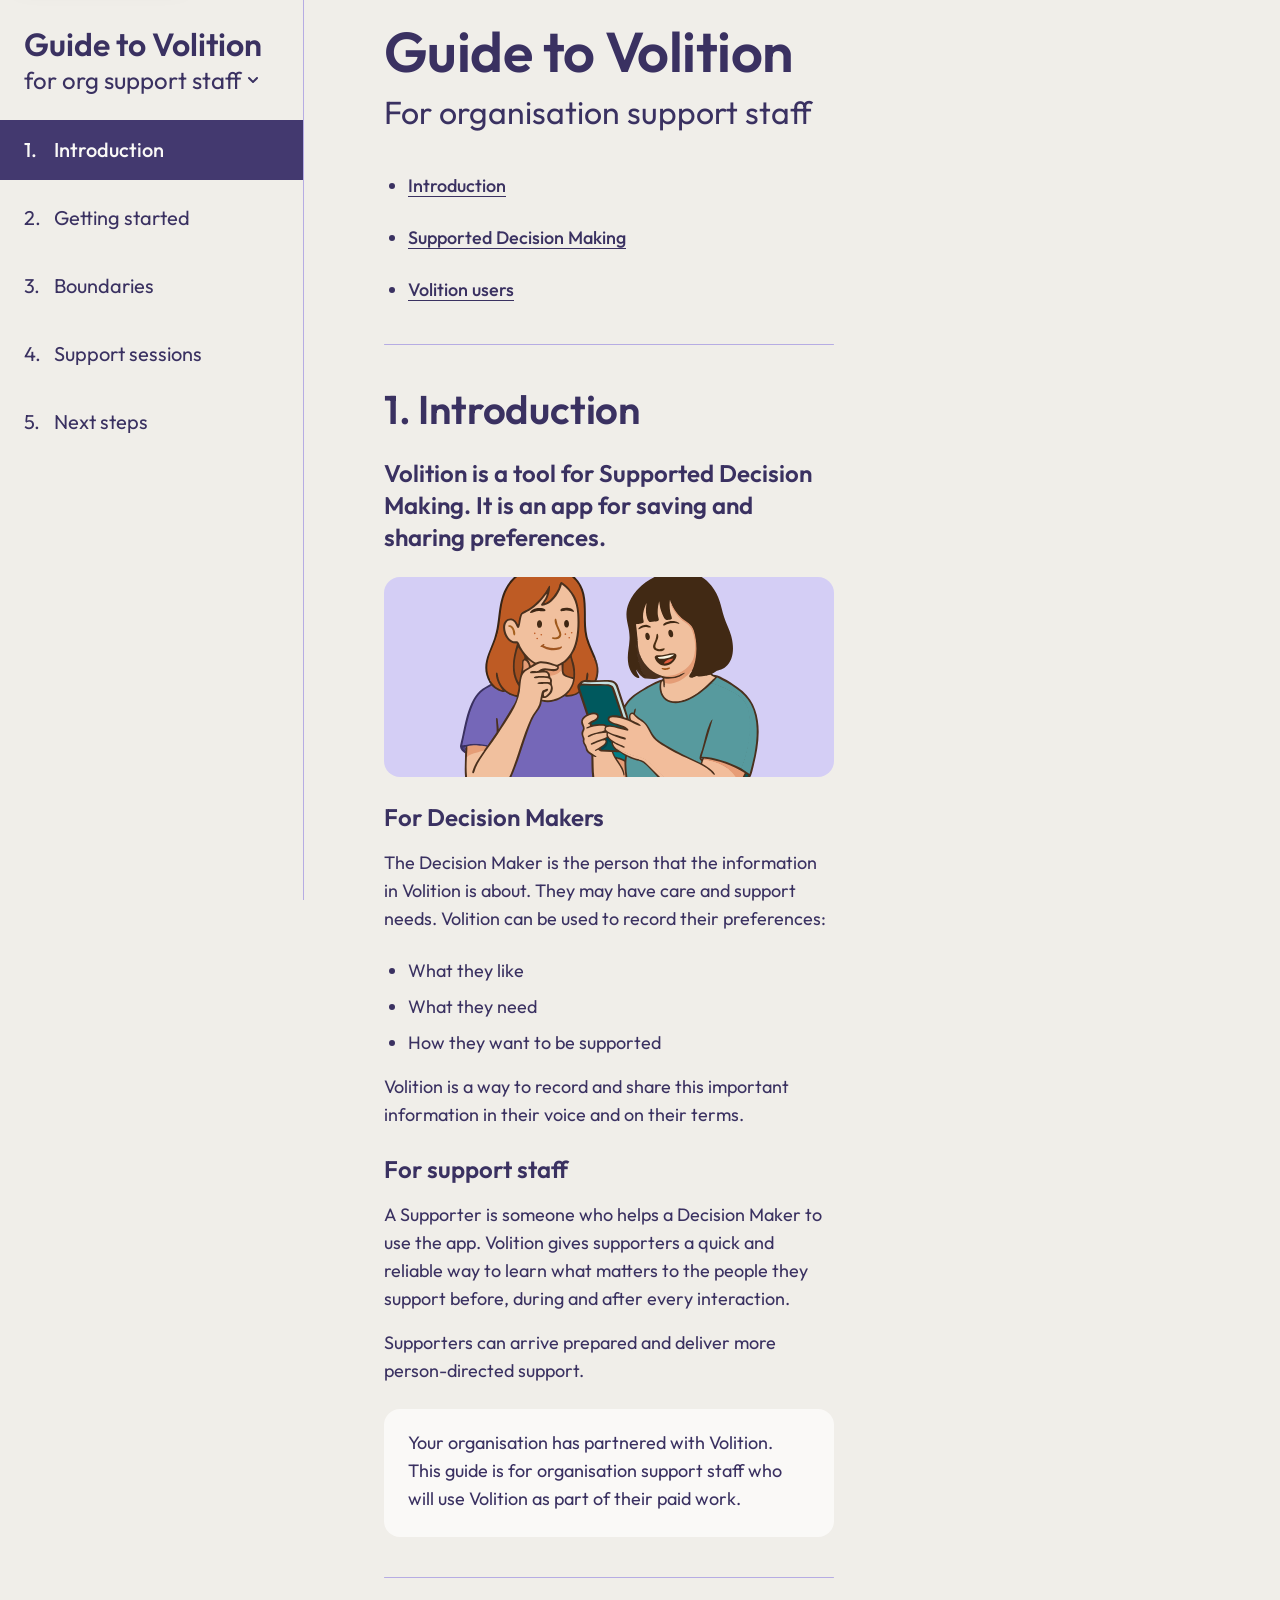
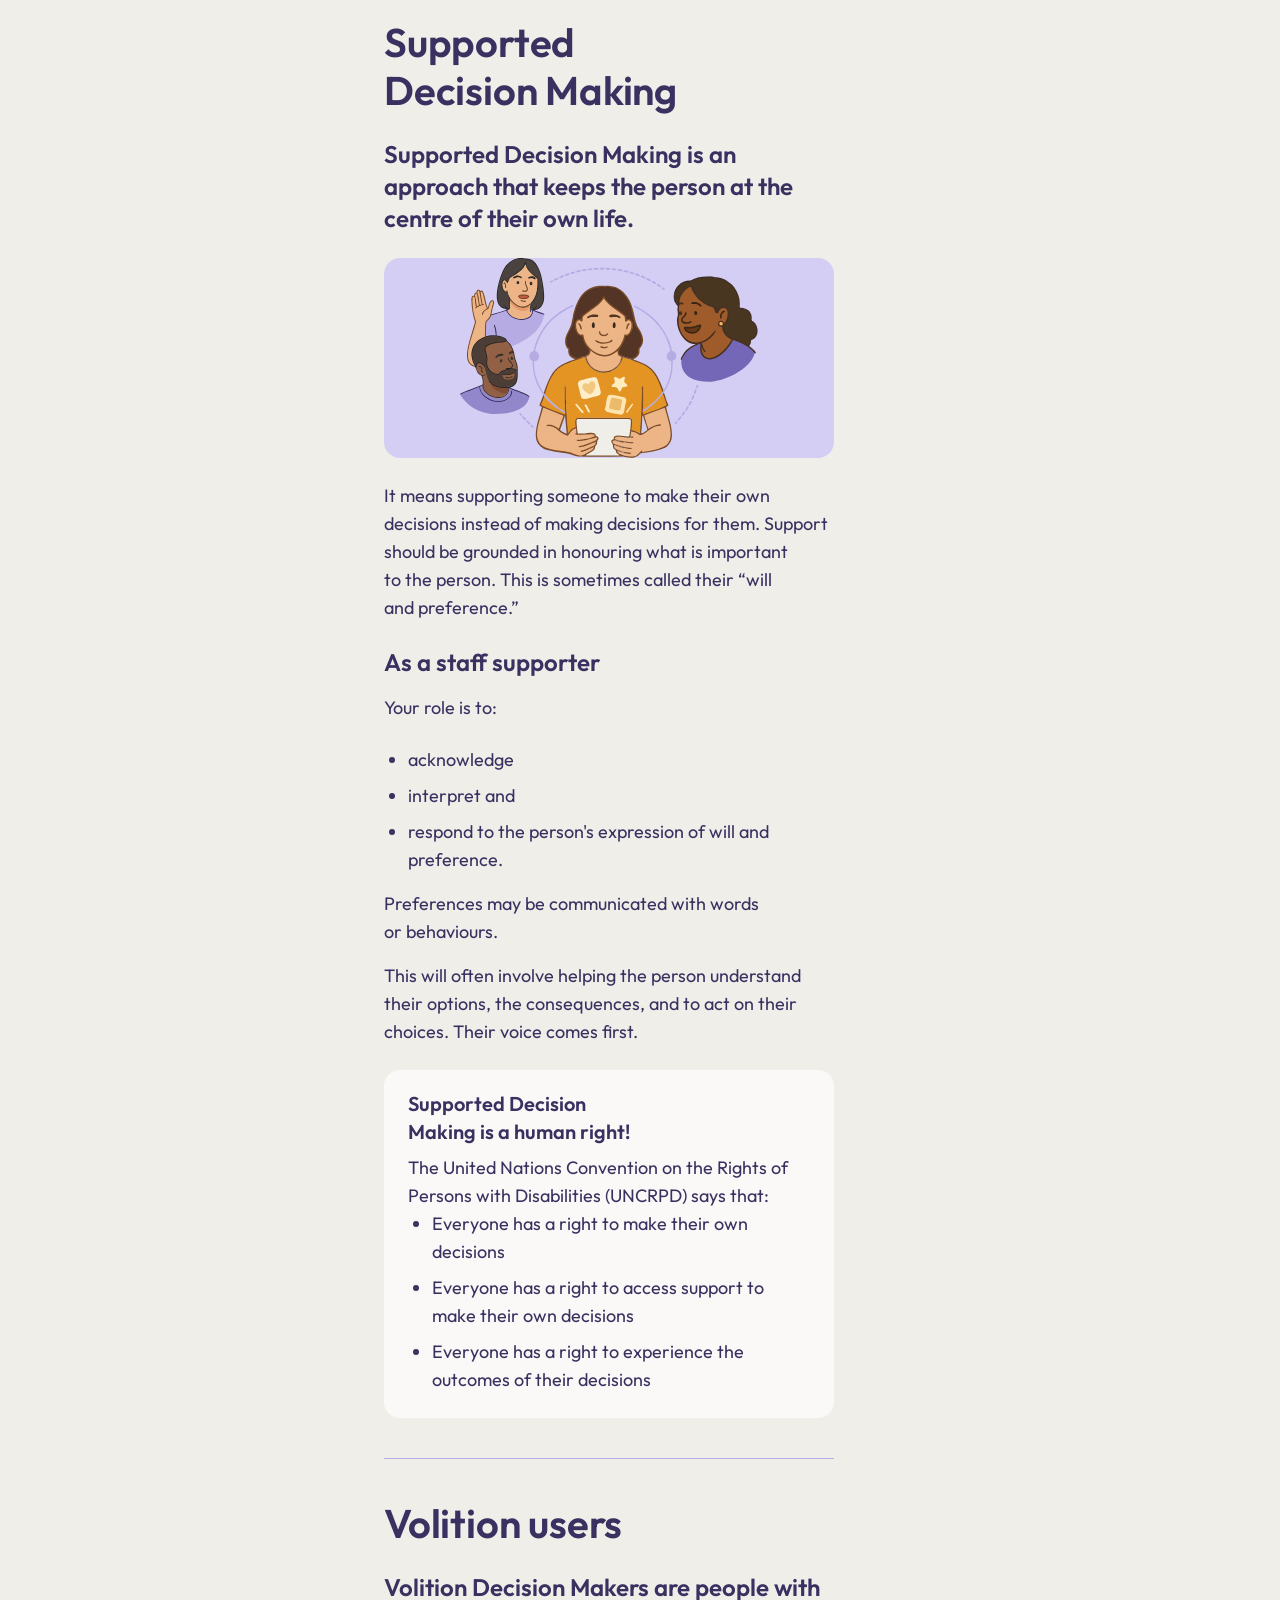
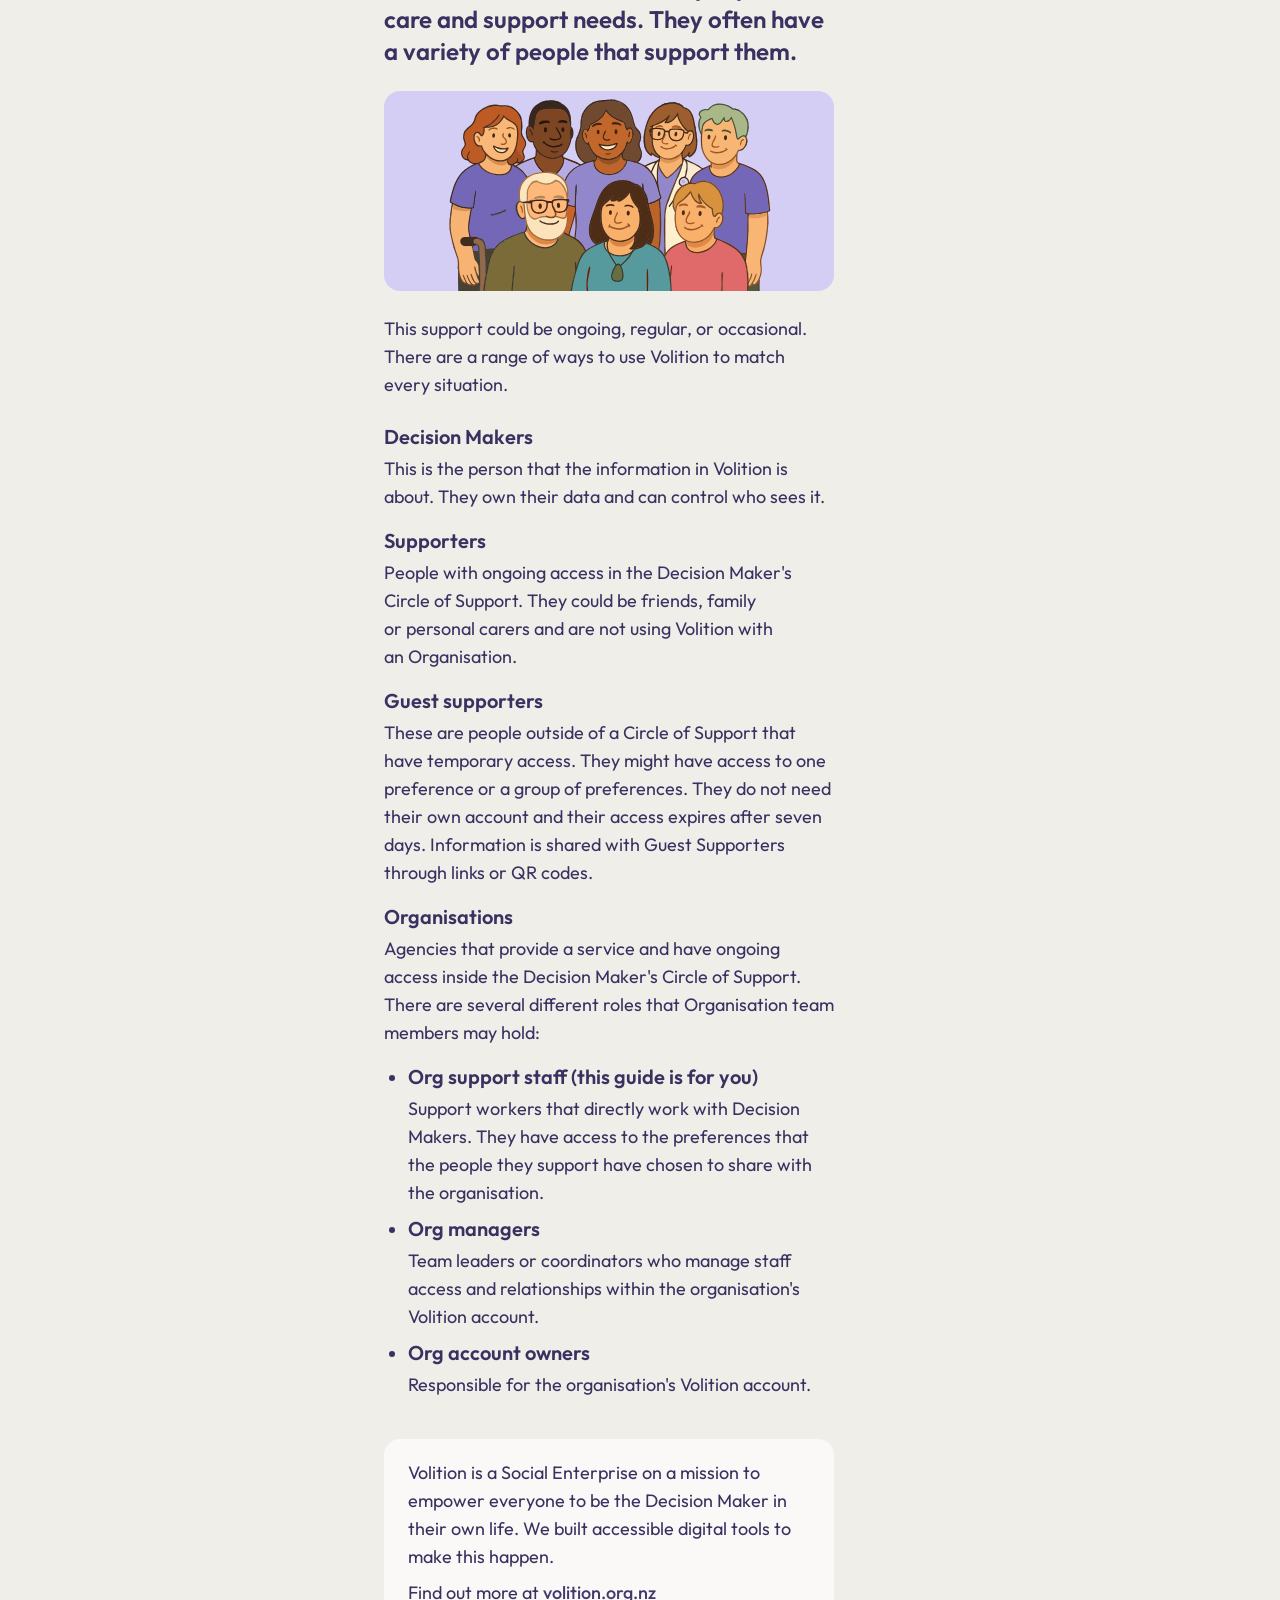
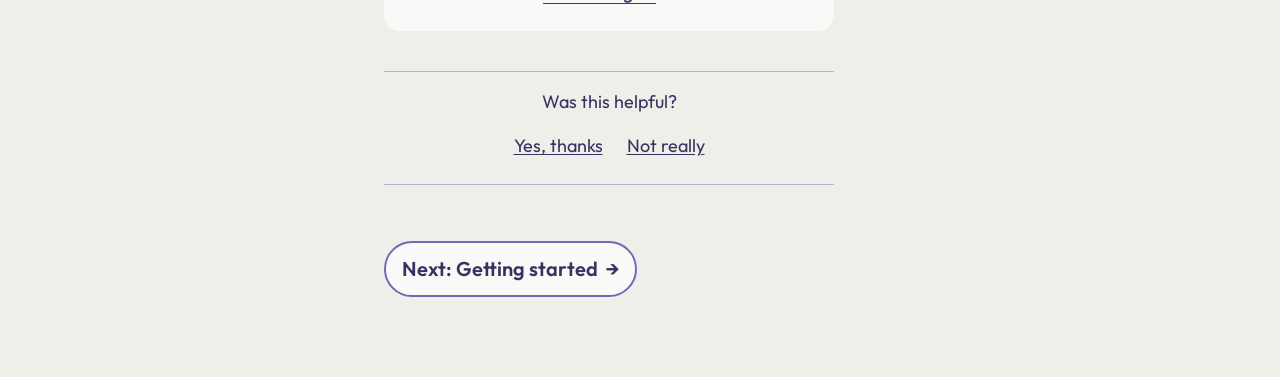
<file: index.html>
<!DOCTYPE html>
<html lang="en" data-theme="supporter">
<head>
  <meta charset="UTF-8">
  <meta name="viewport" content="width=device-width, initial-scale=1.0">
  <title>Volition — Organisation staff supporter guide</title>
  <link rel="icon" type="image/png" href="ui_kits/guide-assets/favicon.png">
  <meta name="description" content="A guide for Volition organisation support staff — getting started, understanding your role, boundaries, running support sessions, and what's coming next.">
  <link rel="stylesheet" href="volition-design-system/colors_and_type.css">
  <style>
    @font-face {
      font-family: 'Outfit';
      src: url('volition-design-system/fonts/Outfit-Regular.ttf') format('truetype');
      font-weight: 400;
      font-style: normal;
      font-display: swap;
    }
    @font-face {
      font-family: 'Outfit';
      src: url('volition-design-system/fonts/Outfit-Medium.ttf') format('truetype');
      font-weight: 500;
      font-style: normal;
      font-display: swap;
    }
    @font-face {
      font-family: 'Outfit';
      src: url('volition-design-system/fonts/Outfit-SemiBold.ttf') format('truetype');
      font-weight: 600;
      font-style: normal;
      font-display: swap;
    }

    /* ============================================================
       WCAG AA CONTRAST AUDIT — Supporter theme (data-theme="supporter")
       Checked: 2026-05-08. Hex values from colors_and_type.css.
       Pass threshold: 4.5:1 normal text, 3:1 large text (24px+ regular, 18.67px+ bold).

       PASS:
         #3A3161 (--text-dark / lavender-800) on #F0EEE9 (--sand-100):  10.11:1
         #43396F (--button-base / lavender-700) on #F0EEE9 (--sand-100): 8.82:1
         #4E4285 (--text-mid / lavender-600) on #F0EEE9 (--sand-100):    7.42:1
         #4E4285 (--text-mid) on #FAF9F7 (--panel-highlight):            8.17:1
         #FAF9F7 (--text-inverted) on #43396F (--button-base):           9.72:1  (sidebar active, step-num)
         #7567B8 (--text-light / lavender-500) on #FAF9F7 (panel-highlight): 4.55:1 (just passes)

       FIXED:
         .no-results changed from --text-light to --text-mid (7.42:1).

       FIXED — UI component borders (WCAG 1.4.11, non-text contrast, 3:1 required):
         Interactive element borders (.menu-toggle, .faq-item, .next-btn) changed to
         --button-mid (#7567B8 = lavender-500, 4.13:1 on sand-100). Passes 3:1. ✓

       DECORATIVE (exempt from 1.4.11 — visual separators, non-interactive containers):
         --divider-default (#B6ACE3, 1.81:1): sidebar border-right, contact-card, faq-answer,
         guide-selector dropdown & options.
         These are not the sole visual indicator of an interactive component.
       ============================================================ */

    /* ============================================================
       LAYOUT
       ============================================================ */
    *, *::before, *::after { box-sizing: border-box; }

    body {
      background: var(--sand-100);
      color: var(--text-dark);
      margin: 0;
      min-height: 100vh;
    }

    /* ---- Base element defaults ---- */
    /* These set the baseline so descendant selectors don't need to repeat them. */
    p {
      font-size: var(--fs-base);
      line-height: var(--lh-base);
      color: var(--text-dark);
      margin: 0;
    }

    /* Paragraph spacing — only applies between consecutive text elements,
       not to first/last children in flex containers where gap handles spacing */
    p + p { margin-top: var(--sp-base); }       /* 8px between paragraphs */
    h3 + p { margin-top: var(--sp-base); }       /* 8px body copy after heading */

    li {
      font-size: var(--fs-base);
      line-height: var(--lh-base);
      color: var(--text-dark);
      margin: 0;
    }

    li + li { margin-top: var(--sp-base); }      /* 8px between prose list items */

    ul, ol {
      margin: 0;
      padding: 0;
    }

    h3 {
      font-size: var(--fs-xl);
      line-height: var(--lh-xl);
      font-weight: var(--font-weight-semibold);
      color: var(--text-dark);
      margin: 0;
    }

    /* App shell */
    .app-shell {
      display: grid;
      grid-template-columns: 304px 1fr;
      min-height: 100vh;
    }

    /* ============================================================
       SIDEBAR NAV
       ============================================================ */
    .sidebar {
      background: var(--sand-100);
      border-right: 1px solid var(--divider-default);
      padding: 0 0 var(--space-8);
      position: sticky;
      top: 0;
      height: 100vh;
      overflow-y: auto;
      scrollbar-width: thin;
      scrollbar-color: var(--divider-default) transparent;
    }

    /* ============================================================
       MAIN CONTENT
       ============================================================ */
    .main-content {
      padding: 0;
      min-width: 0;
      max-width: 610px;
    }

    /* No-results message */
    .no-results {
      display: none;
      padding: var(--space-8) var(--space-5);
      text-align: center;
      color: var(--text-mid);
    }

    /* Guide section — flex column, 24px between sub-blocks */
    .guide-section {
      display: flex;
      flex-direction: column;
      gap: var(--space-5);  /* 24px */
      margin-bottom: 0;
      position: relative;
    }

    .guide-section__anchor {
      display: block;
      position: absolute;
      top: -80px;
      visibility: hidden;
    }


    /* Content blocks — 24px between sub-blocks */
    .content-block {
      display: flex;
      flex-direction: column;
      gap: var(--space-5);
    }

    /* Sub-sections — heading + related content with 8px gap */
    .sub-section {
      display: flex;
      flex-direction: column;
      gap: var(--space-2);
    }

    .sub-section--spaced {
      gap: 0;
    }
    .sub-section--spaced > * + * { margin-top: var(--space-5); }
    .sub-section--spaced > h3 + * { margin-top: var(--space-2); }

    /* Highlight panels — panel-highlight bg, 16px radius, no border */
    .card {
      background: var(--panel-highlight);
      border-radius: 16px;
      padding: 20px 24px 24px;
      margin: 0;
    }

    .card__title {
      font-size: var(--fs-body-lg);
      line-height: var(--lh-body-lg);
      font-weight: var(--font-weight-semibold);
      color: var(--text-dark);
      margin: 0 0 var(--space-2);
      padding: 0;
    }

    .card p + p { margin-top: var(--space-2); }

    /* Step list */
    .step-list {
      list-style: none;
      padding: 0;
      margin: 0;
      display: flex;
      flex-direction: column;
      gap: var(--space-7);
    }

    .step-list li {
      display: flex;
      flex-direction: column;
      gap: var(--space-2);
    }

    .step-header {
      display: flex;
      align-items: center;
      gap: var(--space-4);
    }

    .step-num {
      display: flex;
      align-items: center;
      justify-content: center;
      min-width: 40px;
      height: 40px;
      background: var(--button-base);
      color: var(--text-inverted);
      border-radius: var(--radius-pill);
      font-size: var(--fs-body-lg);
      line-height: 1;
      font-weight: var(--font-weight-semibold);
      flex-shrink: 0;
    }

    .step-title {
      font-size: var(--fs-xl);
      line-height: var(--lh-xl);
      font-weight: var(--font-weight-semibold);
      color: var(--text-dark);
      margin: 0;
      padding: 0;
    }

    /* Extra breathing room between step body text and any following image/callout */
    .sub-section .screen-shot,
    .sub-section .screen-pair,
    .sub-section .screen-trio { margin-top: var(--space-5); }

    .step-list li .screen-pair,
    .step-list li .screen-shot,
    .step-list li .screen-trio,
    .step-list li .info-callout-group { margin-top: var(--space-4); }
    .step-list li .screen-trio + .highlight-box { margin-top: var(--space-5); }

    .step-body {
      font-size: var(--fs-base);
      line-height: var(--lh-base);
      color: var(--text-dark);
      margin: 0;
    }

    /* Role list — plain flex column, no cards */
    .role-list {
      display: flex;
      flex-direction: column;
      gap: var(--space-4);
    }

    .role-entry__label {
      font-size: var(--fs-body-lg);
      line-height: var(--lh-body-lg);
      font-weight: var(--font-weight-semibold);
      color: var(--text-dark);
      margin: 0 0 var(--space-1);
      padding: 0;
    }

    .role-entry p {
      margin: 0;
    }

    .role-entry__link {
      background: none;
      border: none;
      padding: 0;
      cursor: pointer;
      font-family: inherit;
      font-size: var(--fs-base);
      line-height: var(--lh-base);
      color: var(--text-dark);
      text-decoration: none;
      display: inline-flex;
      align-items: center;
      gap: 4px;
    }
    .role-entry__link__text {
      text-decoration: underline;
      text-underline-offset: 2px;
    }
    .role-entry__link:hover { color: var(--button-base); }

    /* Page TOC (in-page anchor links) */
    .page-toc {
      list-style: disc;
      padding-left: var(--space-5);
      margin: 0;
      display: flex;
      flex-direction: column;
      gap: var(--space-4);
    }
    .page-toc a {
      color: var(--text-dark);
      text-decoration: underline;
      font-size: var(--fs-base);
      line-height: var(--lh-base);
    }

    /* Content divider — between major sections */
    .content-divider {
      border: none;
      border-top: 1px solid var(--divider-default);
      margin: 0;
    }

    /* Permission type item (icon + label + description) */
    .perm-type {
      display: flex;
      flex-direction: column;
      gap: var(--space-2);
    }
    .perm-type__header {
      display: flex;
      align-items: center;
      gap: var(--space-2);
    }
    .perm-type__label {
      font-size: var(--fs-body-lg);
      line-height: var(--lh-body-lg);
      font-weight: var(--font-weight-semibold);
      color: var(--text-dark);
      margin: 0;
    }

    /* Highlight box */
    .highlight-box {
      background: var(--panel-highlight);
      border-radius: 16px;
      padding: 20px 24px 24px;
      margin: 0;
    }

    .highlight-box h3 {
      font-size: var(--fs-body-lg);
      line-height: var(--lh-body-lg);
      font-weight: var(--font-weight-semibold);
      color: var(--text-dark);
      margin: 0 0 var(--space-2);
      padding: 0;
    }
    .highlight-box p + p { margin-top: var(--space-2); }
    .highlight-box ul { padding-left: var(--space-5); margin-top: var(--space-2); }

    /* Bullet list */
    .guide-list {
      padding-left: var(--space-5);
      margin: 0;
    }

    .guide-list li {
      margin-bottom: var(--space-2);
    }

    .guide-list li:last-child { margin-bottom: 0; }

    .guide-list--top-space { margin-top: var(--space-4); }

    /* Paragraph → list spacing (inside non-flex containers) */
    p + ul, p + ol { margin-top: var(--sp-base); }
    ul + p, ol + p { margin-top: var(--sp-base); }

    /* Info callout group (Getting started icons) */
    .info-callout-group {
      display: flex;
      flex-direction: column;
      gap: 20px;
      padding: 20px 24px 24px;
      background: var(--panel-highlight);
      border-radius: 16px;
    }

    .info-callout {
      display: flex;
      gap: var(--space-3);
      align-items: flex-start;
    }

    .info-callout__icon {
      flex-shrink: 0;
      width: 24px;
      height: var(--lh-base); /* 28px — matches text line-height so icon top-aligns with first line */
      display: flex;
      align-items: center;
      justify-content: center;
      color: var(--text-dark);
    }

    .info-callout__content {
      flex: 1;
      display: flex;
      flex-direction: column;
      gap: var(--space-3);
      min-width: 0;
    }
    .store-badges {
      display: flex;
      flex-wrap: wrap;
      gap: var(--space-2);
      margin-top: 0;
    }
    .store-badges img { display: block; }

    /* Contact cards */
    .contact-grid {
      display: grid;
      grid-template-columns: repeat(auto-fill, minmax(220px, 1fr));
      gap: var(--space-5);
      margin-top: var(--space-4);
      margin-bottom: var(--space-4);
    }

    .contact-card {
      background: var(--panel-highlight);
      border-radius: var(--radius-md);
      padding: 20px var(--space-5) var(--space-5);
    }

    .contact-card__heading {
      font-size: var(--fs-body-lg);
      line-height: var(--lh-body-lg);
      font-weight: var(--font-weight-semibold);
      color: var(--text-dark);
      margin-bottom: var(--space-2);
    }

    .contact-card p {
      font-size: var(--fs-base);
      line-height: var(--lh-base);
      color: var(--text-dark);
      margin: 0 0 var(--space-1);
    }

    .contact-card a {
      color: var(--button-base);
    }

    /* FAQ */
    .faq-list {
      display: flex;
      flex-direction: column;
      gap: var(--space-5);
      margin-bottom: 0;
    }

    .faq-item {
      background: var(--panel-highlight);
      border-radius: var(--radius-md);
      overflow: hidden;
    }

    .faq-question {
      display: flex;
      align-items: center;
      justify-content: space-between;
      gap: var(--space-3);
      padding: 20px var(--space-5) var(--space-5);
      font-size: var(--fs-base);
      line-height: var(--lh-base);
      font-weight: var(--font-weight-regular);
      color: var(--text-dark);
      cursor: pointer;
      list-style: none;
      min-height: var(--touch-min);
      user-select: none;
    }

    .faq-question::-webkit-details-marker { display: none; }

    .faq-question::after {
      content: '';
      display: block;
      width: 20px;
      height: 20px;
      min-width: 20px;
      background: url("data:image/svg+xml,%3Csvg xmlns='http://www.w3.org/2000/svg' width='20' height='20' fill='none' viewBox='0 0 20 20'%3E%3Cpath stroke='%233A3161' stroke-width='1.5' stroke-linecap='round' stroke-linejoin='round' d='m5 7.5 5 5 5-5'/%3E%3C/svg%3E") center/contain no-repeat;
      transition: transform var(--dur-fast) var(--ease-standard);
      flex-shrink: 0;
    }

    details[open] .faq-question::after {
      transform: rotate(180deg);
    }

    details[open] .faq-question {
      padding-bottom: var(--space-2);
      font-weight: var(--font-weight-medium);
    }

    .faq-answer {
      padding: 0 var(--space-5) var(--space-5);
      font-size: var(--fs-base);
      color: var(--text-dark);
      line-height: var(--lh-base);
      padding-top: var(--space-2);
    }

    /* Search highlight */
    mark {
      background: var(--bg-200);
      color: var(--text-dark);
      border-radius: 2px;
      padding: 0 2px;
    }

    /* Mobile header (hidden on desktop) */
    .mobile-header {
      display: none;
      background: var(--sand-100);
      padding: var(--space-3) var(--space-5);
      align-items: center;
      justify-content: space-between;
      position: sticky;
      top: 0;
      z-index: 100;
      transition: box-shadow var(--dur-fast) var(--ease-standard);
    }
    .mobile-header--scrolled { box-shadow: 0 2px 8px rgba(0,0,0,0.08); }

    .mobile-header__brand { display: flex; align-items: center; text-decoration: none; color: var(--bg-800); }
    .mobile-header__logo { height: 24px; width: auto; }

    /* Menu toggle — used in mobile header */
    .menu-toggle {
      background: var(--sand-100);
      border: 1px solid var(--button-mid);
      border-radius: var(--radius-sm);
      color: var(--text-dark);
      padding: var(--space-2);
      cursor: pointer;
      min-width: 44px;
      min-height: 44px;
      display: flex;
      align-items: center;
      justify-content: center;
    }

    /* Guide selector */
    .guide-selector {
      position: relative;
    }

    .guide-selector__btn {
      padding: 24px;
      display: block;
      width: 100%;
      background: none;
      border: none;
      cursor: pointer;
      text-align: left;
      font-family: var(--font-family);
    }

    .guide-selector__title {
      font-size: var(--fs-xxl);
      line-height: var(--lh-xxl);
      font-weight: var(--font-weight-semibold);
      color: var(--text-dark);
      display: block;
    }

    .guide-selector__sub {
      font-size: var(--fs-xl);
      line-height: var(--lh-xl);
      font-weight: var(--font-weight-regular);
      color: var(--text-dark);
      display: flex;
      align-items: center;
      gap: 4px;
      margin-top: 0;
    }

    .guide-selector__chevron {
      flex-shrink: 0;
      color: var(--text-dark);
      transition: transform var(--dur-fast) var(--ease-standard);
    }

    .guide-selector__btn[aria-expanded="true"] .guide-selector__chevron {
      transform: rotate(180deg);
    }

    .guide-selector__dropdown {
      position: absolute;
      top: 100%;
      left: var(--space-4);
      right: var(--space-4);
      background: var(--panel-highlight);
      border: 1px solid var(--divider-default);
      border-radius: var(--radius-md);
      box-shadow: var(--elev-3);
      z-index: 300;
      overflow: hidden;
    }

    .guide-selector__dropdown[hidden] { display: none; }

    .guide-selector__option {
      display: block;
      padding: var(--space-3) var(--space-4);
      font-size: var(--fs-small);
      color: var(--text-mid);
      text-decoration: none;
      border-bottom: 1px solid var(--divider-default);
      transition: background var(--dur-fast) var(--ease-standard);
    }
    .guide-selector__option:last-child { border-bottom: none; }
    .guide-selector__option:hover { background: var(--sand-100); color: var(--text-dark); }
    .guide-selector__option--active { color: var(--button-base); font-weight: var(--font-weight-semibold); background: var(--sand-100); }

    /* Sidebar section list */
    .sidebar__sections {
      list-style: none;
      padding: 0;
      margin: 0;
      display: flex;
      flex-direction: column;
    }

    .sidebar__section-link {
      display: flex;
      align-items: center;
      gap: var(--space-2);
      height: 60px;
      padding: 0 24px;
      font-size: var(--fs-body-lg);
      line-height: var(--lh-body-lg);
      color: var(--text-dark);
      text-decoration: none;
      font-weight: var(--font-weight-regular);
      transition: background var(--dur-fast) var(--ease-standard), color var(--dur-fast) var(--ease-standard);
    }
    .sidebar__nav-num {
      flex-shrink: 0;
      width: 22px;
    }
    .sidebar__nav-label {
      flex: 1;
    }
    .sidebar__section-link:hover { background: var(--panel-highlight); color: var(--text-dark); }
    .sidebar__section-link.active {
      background: var(--button-base);
      color: var(--text-inverted);
      font-weight: var(--font-weight-medium);
    }
    .sidebar__section-link.active:hover { background: var(--bg-800); color: var(--text-inverted); opacity: 1; }

    /* Guide pages */
    .guide-page { display: none; }
    .guide-page.active { display: block; }

    /* Page body — flex column, 40px gap between major blocks */
    .page-body {
      display: flex;
      flex-direction: column;
      gap: var(--space-7);  /* 40px */
      padding: 24px 80px 80px;
    }

    /* Page content inherits Sand 100 from body */
    .main-content { background: transparent; }

    /* Page 2 large intro callout */
    .page-intro-callout { padding: 0; }
    .page-intro-callout__quote {
      font-size: var(--fs-xl);
      line-height: var(--lh-xl);
      font-weight: var(--font-weight-semibold);
      color: var(--text-dark);
      margin: 0 0 var(--space-3);
    }
    .page-intro-callout__body {
      font-size: var(--fs-base);
      line-height: var(--lh-base);
      color: var(--text-dark);
      margin: 0;
    }

    .page-divider {
      border: none;
      height: 1px;
      background: var(--divider-default);
      border-radius: var(--radius-pill);
      margin: 0;  /* page-body gap handles spacing */
    }

    .guide-title {
      font-size: 56px;
      line-height: 56px;
      font-weight: var(--font-weight-semibold);
      color: var(--text-dark);
      margin-bottom: var(--space-3);
    }

    .guide-subtitle {
      font-size: var(--fs-xxl);
      line-height: var(--lh-xxl);
      font-weight: var(--font-weight-regular);
      color: var(--text-dark);
      margin: 0;
    }

    /* Section heading within a guide-section */
    .page-section-heading {
      font-size: var(--fs-hero);
      line-height: var(--lh-hero);
      font-weight: var(--font-weight-semibold);
      color: var(--text-dark);
      margin: 0;
      padding: 0;
    }

    /* Intro lede — plain lead paragraph */
    .intro-lede,
    .sub-section .intro-lede,
    .content-block .intro-lede {
      font-size: var(--fs-xl);
      line-height: var(--lh-xl);
      font-weight: var(--font-weight-semibold);
      color: var(--text-dark);
      margin: 0;
      padding: 0;
    }

    /* Illustration frame — full width, fixed height, lavender fill */
    .illustration-frame {
      width: 100%;
      height: 200px;
      background: var(--bg-200);
      border-radius: var(--radius-lg);
      overflow: hidden;
      display: flex;
      align-items: center;
      justify-content: center;
    }
    .illustration-frame img {
      width: 100%;
      height: 100%;
      object-fit: contain;
    }
    /* App screenshots */
    .screen-shot {
      display: flex;
      justify-content: center;
      margin: 0;
    }
    .screen-shot img {
      max-width: 160px;
      height: auto;
      border-radius: 16px;
      box-shadow: var(--elev-3);
    }
    .screen-pair--wide { gap: 48px; }

    /* Two phones side by side */
    .screen-pair {
      display: flex;
      gap: var(--space-4);
      justify-content: center;
      margin: 0;
    }
    .screen-pair img {
      width: 160px;
      height: auto;
      border-radius: 24px;
      box-shadow: var(--elev-3);
      flex-shrink: 0;
    }

    /* Three phones side by side with labels */
    .screen-trio {
      display: flex;
      gap: 16px;
      justify-content: center;
      align-items: flex-start;
      margin: 0;
    }
    .screen-trio__item {
      display: flex;
      flex-direction: column;
      align-items: center;
      gap: var(--space-2);
      flex: 1;
      min-width: 0;
    }
    .screen-trio .screen-trio__label {
      font-size: 15px;
      line-height: 1.2;
      font-weight: var(--font-weight-semibold);
      color: var(--text-mid);
      text-align: center;
      margin: 0;
    }
    .screen-trio img {
      width: 100%;
      height: auto;
      border-radius: 16px;
      box-shadow: var(--elev-3);
    }

    /* Sub-section heading — "The basics", "Getting set up" etc. */
    .sub-section-heading {
      font-size: var(--fs-hero);
      line-height: var(--lh-hero);
      font-weight: var(--font-weight-semibold);
      color: var(--text-dark);
      margin: 0;
      padding: 0;
    }

    /* Icon — mask-based, inherits currentColor, references external SVG */
    .icon {
      display: block;
      width: 24px;
      height: 24px;
      background-color: currentColor;
      -webkit-mask-size: contain;
      -webkit-mask-repeat: no-repeat;
      -webkit-mask-position: center;
      mask-size: contain;
      mask-repeat: no-repeat;
      mask-position: center;
      flex-shrink: 0;
    }

    /* Page heading (pages 2–7) */
    .page-heading {
      font-size: 56px;
      line-height: 56px;
      font-weight: var(--font-weight-semibold);
      color: var(--text-dark);
      margin: 0;
      padding: 0;  /* page-body handles padding */
    }
    /* Page footer */
    .page-footer {
      padding: 0;
      margin: 0;  /* page-body gap handles spacing */
    }

    .page-footer__divider {
      border: none;
      height: 1px;
      background: var(--divider-default);
      border-radius: var(--radius-pill);
      margin: 0;
    }

    /* Was this helpful — centered, between two dividers */
    .was-helpful {
      padding: 16px 0;
      text-align: center;
    }

    .was-helpful__label {
      display: block;
      font-size: var(--fs-base);
      line-height: var(--lh-base);
      color: var(--text-dark);
      margin-bottom: var(--space-2);
    }

    .was-helpful__actions {
      display: flex;
      justify-content: center;
      gap: 24px;
    }

    .was-helpful__btn {
      background: none;
      border: none;
      padding: var(--space-2) 0;
      font-size: var(--fs-base);
      line-height: var(--lh-base);
      color: var(--text-dark);
      cursor: pointer;
      font-family: var(--font-family);
      text-decoration: underline;
      text-underline-offset: 2px;
      transition: color var(--dur-fast) var(--ease-standard);
    }
    .was-helpful__btn:hover { color: var(--button-base); }
    .was-helpful__btn.selected { color: var(--button-base); font-weight: var(--font-weight-semibold); }

    .was-helpful__extra {
      margin-top: var(--space-3);
      display: flex;
      flex-direction: column;
      align-items: flex-end;
      gap: var(--space-2);
    }
    .was-helpful__extra[hidden] { display: none; }
    .was-helpful__textarea {
      width: 100%;
      min-height: 80px;
      padding: var(--space-3) var(--space-4);
      border: 1px solid var(--button-mid);
      border-radius: var(--radius-md);
      font-family: var(--font-family);
      font-size: var(--fs-small);
      line-height: var(--lh-small);
      color: var(--text-dark);
      background: var(--panel-highlight);
      resize: vertical;
      box-sizing: border-box;
    }
    .was-helpful__textarea::placeholder { color: var(--text-light); }
    .was-helpful__textarea:focus {
      outline: 2px solid var(--focus);
      outline-offset: 2px;
      border-radius: var(--radius-md);
    }
    .was-helpful__send {
      background: var(--button-base);
      color: var(--text-inverted);
      border: none;
      border-radius: var(--radius-pill);
      padding: var(--space-2) var(--space-4);
      font-family: var(--font-family);
      font-size: var(--fs-small);
      font-weight: var(--font-weight-semibold);
      cursor: pointer;
      transition: opacity var(--dur-fast) var(--ease-standard);
    }
    .was-helpful__send:hover { opacity: 0.8; }

    /* Next button — outline pill, no fill */
    .next-btn {
      display: inline-flex;
      align-items: center;
      align-self: flex-start;
      gap: var(--space-2);
      padding: 12px 16px;
      background: var(--panel-highlight);
      color: var(--text-dark);
      border: 2px solid var(--button-mid);
      border-radius: var(--radius-pill);
      font-size: var(--fs-body-lg);
      line-height: var(--lh-body-lg);
      font-weight: var(--font-weight-semibold);
      font-family: var(--font-family);
      cursor: pointer;
      margin-top: 16px;
      transition: opacity var(--dur-fast) var(--ease-standard);
    }
    .next-btn:hover { opacity: 0.75; }

    /* Suppress focus ring on main — it receives programmatic focus for
       screen readers only, keyboard users never tab to it directly */
    .main-content:focus,
    .main-content:focus-visible { outline: none; box-shadow: none; }

    /* Sidebar focus rings — drawn inward so overflow-y: auto cannot clip them */
    .sidebar a:focus-visible,
    .sidebar button:focus-visible {
      outline: 2px solid var(--focus);
      outline-offset: -2px;
    }

    /* Main content focus rings — outset, safe here as there is no overflow:hidden */
    .main-content a:focus-visible {
      outline: 2px solid var(--focus);
      outline-offset: 2px;
      border-radius: 2px;
    }

    /* Global button focus (outside sidebar — sidebar handled above) */
    button:focus-visible {
      outline: 2px solid var(--focus);
      outline-offset: 2px;
      border-radius: var(--radius-xs);
    }

    /* ============================================================
       RESPONSIVE
       ============================================================ */
    @media (max-width: 768px) {
      .mobile-header { display: flex; }

      .app-shell { grid-template-columns: 1fr; }

      .sidebar {
        position: fixed; top: 0; left: 0; bottom: 0;
        width: min(320px, 85vw); z-index: 200;
        transform: translateX(-100%);
        transition: transform var(--dur-base) var(--ease-entrance);
        padding-top: var(--space-7); height: 100%;
      }
      .sidebar.open { transform: translateX(0); box-shadow: var(--elev-4); }

      .sidebar-overlay {
        display: none; position: fixed; inset: 0;
        background: rgba(0,35,43,0.4); z-index: 199;
      }
      .sidebar-overlay.visible { display: block; }

      /* 24px side margins on the content column */
      .main-content { max-width: 100%; padding-left: var(--space-5); padding-right: var(--space-5); box-sizing: border-box; }

      /* page-body keeps vertical rhythm; sides handled by main-content */
      .page-body { padding: var(--space-5) 0 var(--space-9); }

      .guide-title { font-size: var(--fs-hero); line-height: var(--lh-hero); }
      .page-heading { font-size: var(--fs-xxl); line-height: var(--lh-xxl); }

      /* Screen pair tightens gap on narrow screens */
      .screen-pair { gap: var(--space-2); }
      .screen-pair img { width: 140px; }

      /* Next button — full width, easier to tap */
      .next-btn {
        display: flex;
        width: 100%;
        justify-content: center;
        box-sizing: border-box;
      }

      /* Was-helpful — centre-align */
      .was-helpful { text-align: center; }
      .was-helpful__label { text-align: left; }

    }

    @media (max-width: 480px) {
      .contact-grid { grid-template-columns: 1fr; }
    }

    @media (prefers-reduced-motion: reduce) {
      *, *::before, *::after {
        transition-duration: 0ms !important;
        animation-duration: 0ms !important;
      }
    }

    /* ============================================================
       SKIP LINK
       ============================================================ */
    .skip-link {
      position: absolute;
      top: var(--space-3);
      left: var(--space-3);
      z-index: 9999;
      padding: var(--space-2) var(--space-4);
      background: var(--panel-highlight);
      color: var(--button-base);
      font-size: var(--fs-small);
      font-weight: var(--font-weight-semibold);
      border-radius: var(--radius-md);
      text-decoration: none;
      box-shadow: var(--elev-3);
      transform: translateY(calc(-100% - var(--space-6)));
      transition: transform var(--dur-fast) var(--ease-entrance);
    }

    .skip-link:focus {
      transform: translateY(0);
      outline: none;
      box-shadow: var(--focus-ring), var(--elev-3);
    }

    /* Visually hidden utility */
    .sr-only {
      position: absolute;
      width: 1px;
      height: 1px;
      padding: 0;
      margin: -1px;
      overflow: hidden;
      clip: rect(0,0,0,0);
      white-space: nowrap;
      border: 0;
    }
  </style>
</head>
<body>

  <!-- Skip link -->
  <a class="skip-link" href="#mainContent">Skip to main content</a>

  <!-- Mobile header (hidden on desktop) -->
  <header class="mobile-header" id="mobileHeader">
    <a href="#" class="mobile-header__brand" aria-label="Volition home">
      <svg class="mobile-header__logo" xmlns="http://www.w3.org/2000/svg" width="104.663" height="23" viewBox="0 0 104.663 23" fill="none" aria-hidden="true">
        <path d="M 78.603 5.842 C 73.614 5.842 69.928 9.807 69.928 14.448 C 69.928 19.09 73.592 22.967 78.603 22.967 C 83.615 22.967 87.278 19.068 87.278 14.448 C 87.278 9.829 83.592 5.842 78.603 5.842 Z M 78.603 19.937 C 75.446 19.937 73.142 17.5 73.142 14.476 C 73.142 11.451 75.62 8.872 78.603 8.872 C 81.587 8.872 84.064 11.396 84.064 14.476 C 84.064 17.555 81.738 19.937 78.603 19.937 Z" fill="currentColor" fill-rule="nonzero"/>
        <path d="M 38.851 0.434 L 38.851 22.599 L 41.993 22.599 L 41.993 0.434 L 38.851 0.434 Z" fill="currentColor" fill-rule="nonzero"/>
        <path d="M 16.832 0.901 L 10.138 15.919 L 3.558 0.901 L 0 0.901 L 9.514 22.599 L 10.752 22.599 L 20.389 0.901 L 16.832 0.901 Z" fill="currentColor" fill-rule="nonzero"/>
        <path d="M 27.221 5.875 C 22.232 5.875 18.546 9.84 18.546 14.482 C 18.546 19.123 22.209 23 27.221 23 C 32.233 23 35.896 19.101 35.896 14.482 C 35.896 9.862 32.21 5.875 27.221 5.875 Z M 27.221 19.97 C 24.063 19.97 21.76 17.534 21.76 14.509 C 21.76 11.484 24.237 8.905 27.221 8.905 C 30.204 8.905 32.682 11.429 32.682 14.509 C 32.682 17.589 30.356 19.97 27.221 19.97 Z" fill="currentColor" fill-rule="nonzero"/>
        <path d="M 58.32 6.289 L 58.32 0.634 L 55.168 0.634 L 55.168 6.289 L 52.421 6.289 L 52.421 9.147 L 55.168 9.147 L 55.168 22.599 L 58.32 22.599 L 58.32 9.147 L 61.066 9.147 L 61.066 6.289 L 58.32 6.289 Z" fill="currentColor" fill-rule="nonzero"/>
        <path d="M 102.911 7.817 C 101.762 6.502 100.145 5.875 98.308 5.875 C 96.297 5.875 94.556 6.629 93.069 8.048 L 93.069 6.271 L 89.909 6.271 L 89.909 22.599 L 93.069 22.599 L 93.069 15.651 C 93.069 13.269 93.249 11.949 94.297 10.623 C 95.249 9.407 96.461 8.785 97.931 8.785 C 99.294 8.785 100.128 9.22 100.658 9.974 C 101.221 10.771 101.503 12.015 101.503 13.764 L 101.503 22.599 L 104.663 22.599 L 104.663 13.506 C 104.663 11.03 104.049 9.115 102.911 7.812 L 102.911 7.817 Z" fill="currentColor" fill-rule="nonzero"/>
        <path d="M 46.422 22.599 L 49.564 22.599 L 49.564 6.276 L 46.422 6.276 L 46.422 22.599 Z" fill="currentColor" fill-rule="nonzero"/>
        <path d="M 50.247 2.189 C 50.247 0.964 49.204 0 47.979 0 C 46.754 0 45.739 0.937 45.739 2.189 C 45.739 3.442 46.726 4.406 47.979 4.406 C 49.232 4.406 50.247 3.398 50.247 2.189 Z" fill="currentColor" fill-rule="nonzero"/>
        <path d="M 67.74 2.189 C 67.74 0.964 66.705 0 65.489 0 C 64.274 0 63.266 0.937 63.266 2.189 C 63.266 3.442 64.246 4.406 65.489 4.406 C 66.733 4.406 67.74 3.398 67.74 2.189 Z" fill="currentColor" fill-rule="nonzero"/>
        <path d="M 67.091 6.276 L 63.915 6.276 L 63.915 22.599 L 67.091 22.599 L 67.091 6.276 Z" fill="currentColor" fill-rule="nonzero"/>
      </svg>
    </a>
    <button class="menu-toggle" id="menuToggle" aria-label="Open menu" aria-expanded="false" aria-controls="sidebar">
      <svg width="20" height="20" viewBox="0 0 24 24" fill="none" aria-hidden="true">
        <path d="M4 6h16M4 12h16M4 18h16" stroke="currentColor" stroke-width="2" stroke-linecap="round"/>
      </svg>
    </button>
  </header>

  <!-- Sidebar overlay (mobile) -->
  <div class="sidebar-overlay" id="sidebarOverlay" aria-hidden="true"></div>

  <!-- App shell -->
  <div class="app-shell">

    <!-- Sidebar navigation -->
    <nav class="sidebar" id="sidebar" aria-label="Guide navigation">

      <!-- Guide selector -->
      <div class="guide-selector">
        <button class="guide-selector__btn" id="guideSelectorBtn" aria-label="Guide to Volition for org support staff" aria-haspopup="menu" aria-expanded="false">
          <span class="guide-selector__title">Guide to Volition</span>
          <span class="guide-selector__sub">
            for org support staff
            <svg width="16" height="16" viewBox="0 0 24 24" fill="none" class="guide-selector__chevron" aria-hidden="true">
              <path d="M18 9L12.2827 14.8794C12.2455 14.9177 12.2015 14.9479 12.153 14.9686C12.1045 14.9894 12.0525 15 12 15C11.9475 15 11.8955 14.9894 11.847 14.9686C11.7985 14.9479 11.7545 14.9177 11.7173 14.8794L6 9" stroke="currentColor" stroke-width="3" stroke-linecap="round" stroke-linejoin="round"/>
            </svg>
          </span>
        </button>
        <ul class="guide-selector__dropdown" id="guideSelectorDropdown" role="menu" hidden>
          <li><a class="guide-selector__option guide-selector__option--active" href="#" role="menuitem" aria-current="true">For org support staff</a></li>
          <li><a class="guide-selector__option" href="#" role="menuitem">For Decision Makers</a></li>
          <li><a class="guide-selector__option" href="#" role="menuitem">For Supporters</a></li>
          <li><a class="guide-selector__option" href="#" role="menuitem">For Guest users</a></li>
          <li><a class="guide-selector__option" href="#" role="menuitem">For Managers</a></li>
        </ul>
      </div>

      <!-- 7 numbered sections with sub-items for intro -->
      <ol class="sidebar__sections">
        <li>
          <a class="sidebar__section-link active" href="#" data-page="intro"><span class="sidebar__nav-num">1.</span><span class="sidebar__nav-label">Introduction</span></a>
        </li>
        <li><a class="sidebar__section-link" href="#" data-page="getting-started"><span class="sidebar__nav-num">2.</span><span class="sidebar__nav-label">Getting started</span></a></li>
        <li><a class="sidebar__section-link" href="#" data-page="boundaries"><span class="sidebar__nav-num">3.</span><span class="sidebar__nav-label">Boundaries</span></a></li>
        <li><a class="sidebar__section-link" href="#" data-page="sessions"><span class="sidebar__nav-num">4.</span><span class="sidebar__nav-label">Support sessions</span></a></li>
        <li><a class="sidebar__section-link" href="#" data-page="next"><span class="sidebar__nav-num">5.</span><span class="sidebar__nav-label">Next steps</span></a></li>
      </ol>

    </nav>

    <!-- Main content -->
    <main class="main-content" id="mainContent" tabindex="-1">

      <!-- Screen reader page-transition announcer (visually hidden) -->
      <div id="pageAnnouncer" aria-live="polite" aria-atomic="true" class="sr-only"></div>

      <!-- No results message -->
      <div class="no-results" id="noResults" aria-live="polite">
        No results found. Try a different search term.
      </div>

      <!-- ====================================================
           PAGE 1: Introduction
           ==================================================== -->
      <div class="guide-page active" id="page-intro">
        <div class="page-body">

          <!-- Title block -->
          <div class="page-intro-header">
            <h1 class="guide-title">Guide to Volition</h1>
            <p class="guide-subtitle">For organisation support staff</p>
          </div>

          <ul class="page-toc">
            <li><a href="#welcome-detail">Introduction</a></li>
            <li><a href="#sdm">Supported Decision Making</a></li>
            <li><a href="#whos-who">Volition users</a></li>
          </ul>

          <hr class="page-divider">

          <!-- 1. Introduction -->
          <section class="guide-section" aria-labelledby="heading-intro">
            <span class="guide-section__anchor" aria-hidden="true" id="welcome-detail"></span>
            <h2 id="heading-intro" class="page-section-heading">1. Introduction</h2>
            <p class="intro-lede">Volition is a tool for Supported Decision Making. It is an app for saving and sharing preferences.</p>
            <div class="illustration-frame">
              <img src="ui_kits/guide-assets/illust_supporter_and_decisionmaker.svg" alt="Illustration of a supporter and a Decision Maker looking at Volition together">
            </div>
            <div class="content-block">
              <div class="sub-section">
                <h3>For Decision Makers</h3>
                <p>The Decision Maker is the person that the information in Volition is about. They may have care and support needs. Volition can be used to record their preferences:</p>
                  <ul class="guide-list guide-list--top-space">
                    <li>What they like</li>
                    <li>What they need</li>
                    <li>How they want to be supported</li>
                  </ul>
                <p>Volition is a way to record and share this important information in their voice and on their terms.</p>
              </div>

              <div class="sub-section">
                <h3>For support staff</h3>
                <p>A Supporter is someone who helps a Decision Maker to use the app. Volition gives supporters a quick and reliable way to learn what matters to the people they support before, during and after every interaction.</p>
                <p>Supporters can arrive prepared and deliver more person-directed support.</p>
              </div>

              <div class="highlight-box">
                <p>Your organisation has partnered with Volition.<br>This guide is for organisation support staff who will use Volition as part of their paid work.</p>
              </div>
            </div>
          </section>

          <hr class="page-divider">

          <!-- Supported Decision Making -->
          <section class="guide-section" aria-labelledby="heading-sdm">
            <span class="guide-section__anchor" aria-hidden="true" id="sdm"></span>
            <h2 id="heading-sdm" class="page-section-heading">Supported Decision Making</h2>
            <div class="content-block">
              <p class="intro-lede">Supported Decision Making is an approach that keeps the person at the centre of their own life.</p>
              <div class="illustration-frame">
                <img src="ui_kits/guide-assets/illust_supported_decision_making.svg" alt="Illustration of Supported Decision Making — a person at the centre of their circle of support">
              </div>
              <div class="sub-section">
                <p>It means supporting someone to make their own decisions instead of making decisions for them. Support should be grounded in honouring what is important to the person. This is sometimes called their “will and preference.”</p>
              </div>

              <div class="sub-section">
                <h3>As a staff supporter</h3>
                <p>Your role is to:</p>
                  <ul class="guide-list guide-list--top-space">
                    <li>acknowledge</li>
                    <li>interpret and</li>
                    <li>respond to the person's expression of will and preference.</li>
                  </ul>
                <p>Preferences may be communicated with words or behaviours.</p>
                <p>This will often involve helping the person understand their options, the consequences, and to act on their choices. Their voice comes first.</p>
              </div>

              <div class="card card--highlight">
                <h3 class="card__title">Supported Decision Making is a human right!</h3>
                <p>The United Nations Convention on the Rights of Persons with Disabilities (UNCRPD) says that:</p>
                <ul class="guide-list">
                  <li>Everyone has a right to make their own decisions</li>
                  <li>Everyone has a right to access support to make their own decisions</li>
                  <li>Everyone has a right to experience the outcomes of their decisions</li>
                </ul>
              </div>
            </div>
          </section>

          <hr class="page-divider">

          <!-- Volition users -->
          <section class="guide-section" aria-labelledby="heading-whos-who">
            <span class="guide-section__anchor" aria-hidden="true" id="whos-who"></span>
            <h2 id="heading-whos-who" class="page-section-heading">Volition users</h2>
            <p class="intro-lede">Volition Decision Makers are people with care and support needs. They often have a variety of people that support them.</p>
            <div class="illustration-frame">
              <img src="ui_kits/guide-assets/illust_volition_users.svg" alt="Illustration showing the different types of Volition users in a person's circle of support">
            </div>
            <p>This support could be ongoing, regular, or occasional. There are a range of ways to use Volition to match every situation.</p>
            <div class="role-list">
              <div class="role-entry">
                <h3 class="role-entry__label">Decision Makers</h3>
                <p>This is the person that the information in Volition is about. They own their data and can control who sees it.</p>
              </div>
              <div class="role-entry">
                <h3 class="role-entry__label">Supporters</h3>
                <p>People with ongoing access in the Decision Maker's Circle of Support. They could be friends, family or personal carers and are not using Volition with an Organisation.</p>
              </div>
              <div class="role-entry">
                <h3 class="role-entry__label">Guest supporters</h3>
                <p>These are people outside of a Circle of Support that have temporary access. They might have access to one preference or a group of preferences. They do not need their own account and their access expires after seven days. Information is shared with Guest Supporters through links or QR codes.</p>
              </div>
              <div class="role-entry">
                <h3 class="role-entry__label">Organisations</h3>
                <p>Agencies that provide a service and have ongoing access inside the Decision Maker's Circle of Support. There are several different roles that Organisation team members may hold:</p>

                <ul class="guide-list guide-list--top-space">
                  
                  <li>
                    <h4 class="role-entry__label">Org support staff (this guide is for you)</h4>
                    <p>Support workers that directly work with Decision Makers. They have access to the preferences that the people they support have chosen to share with the organisation.</p>
                  </li>
                  
                  <li>
                    <h4 class="role-entry__label">Org managers</h4>
                    <p>Team leaders or coordinators who manage staff access and relationships within the organisation's Volition account.</p>
                  </li>
                  
                  <li>
                    <h4 class="role-entry__label">Org account owners</h4>
                    <p>Responsible for the organisation's Volition account.</p>
                  </li>

                </ul>
              </div>
            </div><!-- /role-list -->
          </section>

          <div class="highlight-box">
            <p>Volition is a Social Enterprise on a mission to empower everyone to be the Decision Maker in their own life. We built accessible digital tools to make this happen.</p>
            <p>Find out more at <a href="https://volition.org.nz" target="_blank" rel="noopener">volition.org.nz</a></p>
          </div>

          <!-- Footer -->
          <div class="page-footer">
            <hr class="page-footer__divider">
            <div class="was-helpful">
              <span class="was-helpful__label">Was this helpful?</span>
              <div class="was-helpful__actions">
                <button class="was-helpful__btn" type="button" aria-label="Yes, this page was helpful" data-helpful="yes">Yes, thanks</button>
                <button class="was-helpful__btn" type="button" aria-label="No, this page was not helpful" data-helpful="no">Not really</button>
              </div>
            </div>
            <hr class="page-footer__divider">
          </div>
          <button class="next-btn" type="button" data-next="getting-started">Next: Getting started <span aria-hidden="true">→</span></button>

        </div>
      </div><!-- /page-intro -->

      <!-- ====================================================
           PAGE 2: Getting started
           ==================================================== -->
      <div class="guide-page" id="page-getting-started">
        <div class="page-body">

        <h1 class="page-heading">Getting started</h1>

        <ul class="page-toc">
          <li><a href="#get-set-up">Get set up</a></li>
          <li><a href="#get-connected">Get connected</a></li>
        </ul>

        <hr class="content-divider">

        <!-- Getting started steps -->
        <section class="guide-section" aria-labelledby="get-set-up">
          <h2 id="get-set-up" class="sub-section-heading">Get set up</h2>

          <div class="content-block">
            <div class="page-intro-callout">
              <p class="page-intro-callout__quote">Your organisation will send you a staff invite from Volition.</p>
              <p class="page-intro-callout__body">It is important to join using this email invite. This is the only way to connect with your organisation.</p>
            </div>

            <ol class="step-list">
              <li>
                <div class="step-header">
                  <div class="step-num">1</div>
                  <p class="step-title">Accept your invitation</p>
                </div>
                <p class="step-body">Open the invitation email and click the link that says 'Yes, I want to connect.' This will take you to your Volition registration page.</p>
              </li>
              <li>
                <div class="step-header">
                  <div class="step-num">2</div>
                  <p class="step-title">Register your account</p>
                </div>
                <p class="step-body">Enter your name, work email and phone number, then agree to the terms of service and continue. Okay! You are in.</p>
                <div class="screen-pair screen-pair--wide">
                  <img src="ui_kits/guide-assets/registration.png" alt="Join Volition registration screen on iPhone" width="479" height="995">
                  <img src="ui_kits/guide-assets/registration_confirmation.png" alt="Registration confirmation — you are now connected with your organisation" width="479" height="995">
                </div>
                <div class="info-callout-group">
                  <div class="info-callout">
                    <div class="info-callout__icon" aria-hidden="true">
                      <span class="icon" style="-webkit-mask-image: url(volition-design-system/assets/icons/shield-with-keyhole.svg); mask-image: url(volition-design-system/assets/icons/shield-with-keyhole.svg);"></span>
                    </div>
                    <p>You do not need a password. Volition uses email login links and passkeys to stay secure.</p>
                  </div>
                  <div class="info-callout">
                    <div class="info-callout__icon" aria-hidden="true">
                      <span class="icon" style="-webkit-mask-image: url(volition-design-system/assets/icons/phone.svg); mask-image: url(volition-design-system/assets/icons/phone.svg);"></span>
                    </div>
                    <div class="info-callout__content">
                      <p>Use the Volition app, or go to <strong>volition.tools</strong> on any web browser, using your work email.</p>
                      <div class="store-badges">
                        <a href="https://apps.apple.com/nz/app/volition/id6753151778" target="_blank" rel="noopener">
                          <img src="ui_kits/guide-assets/badge-app-store.png" alt="Download on the App Store" width="135" height="45">
                        </a>
                        <a href="https://play.google.com/store/search?q=volition&c=apps" target="_blank" rel="noopener">
                          <img src="ui_kits/guide-assets/badge-google-play.png" alt="Get it on Google Play" width="135" height="45">
                        </a>
                      </div>
                    </div>
                  </div>
                  <div class="info-callout">
                    <div class="info-callout__icon" aria-hidden="true">
                      <span class="icon" style="-webkit-mask-image: url(volition-design-system/assets/icons/calendar-clock.svg); mask-image: url(volition-design-system/assets/icons/calendar-clock.svg);"></span>
                    </div>
                    <p>You will remain logged in on that device for a year, unless you log yourself out sooner.</p>
                  </div>
                </div>
              </li>
              <li>
                <div class="step-header">
                  <div class="step-num">3</div>
                  <p class="step-title">Review your circle of support</p>
                  <span class="icon" aria-hidden="true" style="-webkit-mask-image: url(volition-design-system/assets/icons/nav-circle-fill.svg); mask-image: url(volition-design-system/assets/icons/nav-circle-fill.svg);"></span>
                </div>
                <p class="step-body">When you enter the app you will land on the 'Circle' page. This is where you will see the Decision Maker(s) you have been assigned to support.</p>
                <p class="step-body">By default you can explore all of their general Volition preferences, their personal profile, and their contact details.</p>
                <div class="screen-trio">
                  <div class="screen-trio__item">
                    <p class="screen-trio__label">None</p>
                    <img src="ui_kits/guide-assets/circle_empty.png" alt="Circle of support with no one assigned yet" width="479" height="995">
                  </div>
                  <div class="screen-trio__item">
                    <p class="screen-trio__label">One</p>
                    <img src="ui_kits/guide-assets/circle_one_dm.png" alt="Support circle showing one Decision Maker, Jennifer Carington" width="479" height="995">
                  </div>
                  <div class="screen-trio__item">
                    <p class="screen-trio__label">Many</p>
                    <img src="ui_kits/guide-assets/circle_supporting3.png" alt="Circle of support showing multiple Decision Makers" width="479" height="995">
                  </div>
                </div>
                <div class="highlight-box">
                  <p>If your organisation's logo is showing in the top right of your Circle screen, that means you are properly set up.</p>
                  <p>If not, please contact your manager.</p>
                </div>
              </li>
              <li>
                <div class="step-header">
                  <div class="step-num">4</div>
                  <p class="step-title">Complete your profile</p>
                  <span class="icon" aria-hidden="true" style="-webkit-mask-image: url(volition-design-system/assets/icons/nav-menu-fill.svg); mask-image: url(volition-design-system/assets/icons/nav-menu-fill.svg);"></span>
                </div>
                <p class="step-body">The Decision Makers you support will see your details when you are added to their Circle of Support. A clear photo and full name can help to build trust. Select 'Edit' to add your details.</p>
                <div class="screen-pair screen-pair--wide">
                  <img src="ui_kits/guide-assets/menu.png" alt="Menu screen showing account options including Personal details" width="479" height="995">
                  <img src="ui_kits/guide-assets/Profile.png" alt="Personal details screen on iPhone" width="479" height="995">
                </div>
              </li>
              <li>
                <div class="step-header">
                  <div class="step-num">5</div>
                  <p class="step-title">Complete your check-in</p>
                  <span class="icon" aria-hidden="true" style="-webkit-mask-image: url(volition-design-system/assets/icons/nav-menu-fill.svg); mask-image: url(volition-design-system/assets/icons/nav-menu-fill.svg);"></span>
                </div>
                <p class="step-body">When you start using Volition, we want to ask you some questions to understand your current experience. Go to the Menu on the bottom right, and choose 'Supporter check-in' to answer 3 quick questions.</p>
                <p class="step-body">We will ask you these questions again later to see how your experience changes over time.</p>
                <div class="screen-shot">
                  <img src="ui_kits/guide-assets/statement.png" alt="Supporter check-in statement screen on iPhone" width="479" height="995">
                </div>
              </li>
            </ol>

          </div>
        </section>

        <hr class="content-divider">

        <!-- Get connected -->
        <section class="guide-section" aria-labelledby="heading-get-connected">
          <span class="guide-section__anchor" aria-hidden="true" id="get-connected"></span>
          <div class="content-block">
            <h2 class="sub-section-heading" id="heading-get-connected">Get connected</h2>
            <p class="page-intro-callout__quote">Before you can see someone's preferences in Volition, you need to be connected to their Circle of Support.</p>
            <div>
              <p>Your organisation will make connections for you. They can assign you to have "Viewer" access. If you want more permissions, the organisation can ask the Decision Maker for this on your behalf.</p>
              <p><button type="button" class="role-entry__link" data-goto-page="boundaries"><span class="role-entry__link__text">Learn more about permissions</span><span class="icon" aria-hidden="true" style="-webkit-mask-image: url(volition-design-system/assets/icons/arrow-right.svg); mask-image: url(volition-design-system/assets/icons/arrow-right.svg);"></span></button></p>
              <p>Decision Makers can also invite you directly — they can share a link or QR code from their app. Once you click it or scan it, you are in their circle. They can choose what permission level they want you to have.</p>
              <p>If you connect with a Decision Maker that has not yet set up their account, they will not have preferences to view. You can support them to get started. See the Decision Maker Guide for steps on how to do this.</p>
            </div>
          </div>
        </section>

        <div class="highlight-box">
          <h3>Before visiting a person you support:</h3>
          <ul class="guide-list">
            <li>Check your permission level in their profile</li>
            <li>Start a Support Session before you arrive</li>
            <li>Review the preferences of the person</li>
            <li>Note things you want to explore or ask about</li>
          </ul>
        </div>

        <div class="page-footer">
          <hr class="page-footer__divider">
          <div class="was-helpful">
            <span class="was-helpful__label">Was this helpful?</span>
            <div class="was-helpful__actions">
              <button class="was-helpful__btn" type="button" aria-label="Yes, this page was helpful" data-helpful="yes">Yes, thanks</button>
              <button class="was-helpful__btn" type="button" aria-label="No, this page was not helpful" data-helpful="no">Not really</button>
            </div>
          </div>
          <hr class="page-footer__divider">
        </div>
        <button class="next-btn" type="button" data-next="boundaries">Next: Boundaries <span aria-hidden="true">→</span></button>

        </div>
      </div><!-- /page-getting-started -->

      <!-- ====================================================
           PAGE 3: Boundaries
           ==================================================== -->
      <div class="guide-page" id="page-boundaries">
        <div class="page-body">

        <h1 class="page-heading">Boundaries</h1>

        <ul class="page-toc">
          <li><a href="#your-responsibility">Your responsibility</a></li>
          <li><a href="#accountability">Accountability</a></li>
          <li><a href="#permissions">Permission</a></li>
          <li><a href="#accounts-on-behalf">Accounts on behalf</a></li>
        </ul>

        <hr class="content-divider">

        <!-- Your responsibility -->
        <section class="guide-section" aria-labelledby="heading-your-responsibility">
          <span class="guide-section__anchor" aria-hidden="true" id="your-responsibility"></span>
          <div class="content-block">
            <h2 class="sub-section-heading" id="heading-your-responsibility">Your responsibility</h2>
            <p class="page-intro-callout__quote">When you access someone's preferences, you are handling personal information. This comes with responsibilities.</p>
            <ul class="guide-list">
              <li>Only access information you need to do your job.</li>
              <li>Do not share someone's preferences outside of Volition without their permission.</li>
              <li>Do not copy or store preference information in personal devices or unapproved systems.</li>
              <li>If you notice information that seems incorrect, tell your manager — do not attempt to edit it without discussing it with the Decision Maker.</li>
            </ul>
            <div class="highlight-box">
              <p>If you have any concern about data security, contact your organisation's Account Owner, or Volition at <a href="mailto:info@volition.org.nz">info@volition.org.nz</a>.</p>
            </div>
            <p>Volition complies with the New Zealand Privacy Act 2020. Your organisation's agreement with Volition also sets out obligations for how data is handled.</p>
          </div>
        </section>

        <hr class="content-divider">

        <!-- Accountability -->
        <section class="guide-section" aria-labelledby="heading-accountability">
          <span class="guide-section__anchor" aria-hidden="true" id="accountability"></span>
          <div class="content-block">
            <h2 class="sub-section-heading" id="heading-accountability">Accountability</h2>
            <p class="page-intro-callout__quote">Every action taken in a Decision Maker's account is recorded. This includes who viewed, added or edited something, and when.</p>
            <div>
              <p>Recent activity is displayed at the bottom of each preference record, and a complete Activity section is available for each account in the app Menu.</p>
              <p>This transparency builds trust and gives Decision Makers visibility over how their information is being used. It also provides oversight for your organisation.</p>
              <p>If a Decision Maker has questions about any activity in their Volition, please be ready to explain.</p>
            </div>
            <div class="highlight-box">
              <p>If you would not want the person to know you accessed their information, ask yourself whether you should be accessing it.</p>
            </div>
          </div>
        </section>

        <hr class="content-divider">

        <!-- Permissions -->
        <section class="guide-section" aria-labelledby="heading-permissions">
          <span class="guide-section__anchor" aria-hidden="true" id="permissions"></span>
          <div class="content-block">
            <h2 class="sub-section-heading" id="heading-permissions">Permission</h2>
            <p class="page-intro-callout__quote">Decision Makers control what you can see and do in their Volition.</p>
            <div>
              <p>As a supporter in their Circle of Support, by default you can view a Decision Maker's general preferences.</p>
              <p>Ask your Manager if you need more access. They can request different permissions on your behalf.</p>
              <p>The Decision Maker can choose to approve or decline these requests. Do not ask a Decision Maker directly.</p>
            </div>

            <h3>What you see</h3>

            <div class="perm-type">
              <div class="perm-type__header">
                <span class="icon" aria-hidden="true" style="-webkit-mask-image: url(volition-design-system/assets/icons/visibility.svg); mask-image: url(volition-design-system/assets/icons/visibility.svg);"></span>
                <h4 class="perm-type__label">General</h4>
              </div>
              <p>By default you can view the Decision Maker's general preferences. You cannot see preferences they have marked as private.</p>
            </div>

            <div class="perm-type">
              <div class="perm-type__header">
                <span class="icon" aria-hidden="true" style="-webkit-mask-image: url(volition-design-system/assets/icons/library.svg); mask-image: url(volition-design-system/assets/icons/library.svg);"></span>
                <h4 class="perm-type__label">All records</h4>
              </div>
              <p>You can see all preferences, including private ones. The Decision Maker has specifically trusted you with this.</p>
            </div>

            <div class="highlight-box">
              <p>You cannot see someone's private preferences unless they specifically give you access.</p>
              <p>Respect this boundary — private means private.</p>
            </div>

            <h3>What you do</h3>

            <div class="perm-type">
              <div class="perm-type__header">
                <span class="icon" aria-hidden="true" style="-webkit-mask-image: url(volition-design-system/assets/icons/visibility.svg); mask-image: url(volition-design-system/assets/icons/visibility.svg);"></span>
                <h4 class="perm-type__label">Viewer</h4>
              </div>
              <p>By default, you can only view records.</p>
            </div>

            <div class="perm-type">
              <div class="perm-type__header">
                <span class="icon" aria-hidden="true" style="-webkit-mask-image: url(volition-design-system/assets/icons/note-add.svg); mask-image: url(volition-design-system/assets/icons/note-add.svg);"></span>
                <h4 class="perm-type__label">Contributor</h4>
              </div>
              <p>You can add notes and media to existing preferences.</p>
            </div>

            <div class="perm-type">
              <div class="perm-type__header">
                <span class="icon" aria-hidden="true" style="-webkit-mask-image: url(volition-design-system/assets/icons/edit.svg); mask-image: url(volition-design-system/assets/icons/edit.svg);"></span>
                <h4 class="perm-type__label">Editor</h4>
              </div>
              <p>You can create and edit preferences on behalf of the Decision Maker, with their agreement. The Decision Maker has specifically trusted you with this.</p>
            </div>

            <div class="highlight-box">
              <p>What you see, and what you do, are separate permissions, so different combinations are possible to help you provide the right support.</p>
              <p>For example, you could get:</p>
              <ul class="guide-list guide-list--top-space">
                <li>General editor access</li>
                <li>All records contributor access</li>
              </ul>
            </div>
          </div>
        </section>

        <hr class="content-divider">

        <!-- Accounts on behalf -->
        <section class="guide-section" aria-labelledby="heading-accounts-on-behalf">
          <span class="guide-section__anchor" aria-hidden="true" id="accounts-on-behalf"></span>
          <div class="content-block">
            <h2 class="sub-section-heading" id="heading-accounts-on-behalf">Accounts on behalf</h2>
            <div>
              <p>If a Decision Maker needs support to get started with Volition, a Manager or Account Owner can create a profile on their behalf.</p>
              <p>Creating a profile on behalf of a Decision Maker is a last resort. Before this happens the Manager or Account Owner should double check:</p>
              <ul class="guide-list guide-list--top-space">
                <li>If the Decision Maker already has a Volition profile</li>
                <li>If the Decision Maker can create their own profile, with support.</li>
              </ul>
              <p>If an organisation creates an account on behalf of a Decision Maker, the organisation assumes the role of Admin. This means the organisation can assign viewer, contributor or editor roles. The Decision Maker is not actively using the app and is therefore unable to approve suggestions themselves.</p>
            </div>
            <div class="highlight-box">
              <p>The organisation can invite the Decision Maker to take over their Profile at any point in the future.</p>
            </div>
          </div>
        </section>

        <div class="page-footer">
          <hr class="page-footer__divider">
          <div class="was-helpful">
            <span class="was-helpful__label">Was this helpful?</span>
            <div class="was-helpful__actions">
              <button class="was-helpful__btn" type="button" aria-label="Yes, this page was helpful" data-helpful="yes">Yes, thanks</button>
              <button class="was-helpful__btn" type="button" aria-label="No, this page was not helpful" data-helpful="no">Not really</button>
            </div>
          </div>
          <hr class="page-footer__divider">
        </div>
        <button class="next-btn" type="button" data-next="sessions">Next: Support sessions <span aria-hidden="true">→</span></button>

        </div>
      </div><!-- /page-boundaries -->

      <!-- ====================================================
           PAGE 4: Support sessions
           ==================================================== -->
      <div class="guide-page" id="page-sessions">
        <div class="page-body">

        <h1 class="page-heading">Support sessions</h1>

        <ul class="page-toc">
          <li><a href="#how-to-start">How to start a session</a></li>
          <li><a href="#before-during-after">Before, during and after</a></li>
          <li><a href="#what-you-can-do">What you can do</a></li>
        </ul>

        <hr class="content-divider">

        <!-- How to start a session -->
        <section class="guide-section" aria-labelledby="heading-how-to-start">
          <span class="guide-section__anchor" aria-hidden="true" id="how-to-start"></span>
          <div class="content-block">
            <h2 class="sub-section-heading" id="heading-how-to-start">How to start a session</h2>
            <p class="page-intro-callout__quote">Access a Decision Maker's preferences at any time, from your own Volition account.</p>
            <ol class="step-list">
              <li>
                <div class="step-header">
                  <div class="step-num">1</div>
                  <p class="step-title">Open your Volition</p>
                </div>
                <p class="step-body">If you are supporting multiple Decision Makers, choose the profile you want to access from the Circle page.</p>
                <p class="step-body">If you are supporting only one Decision Maker, their full profile is already open on the Circle page.</p>
              </li>
              <li>
                <div class="step-header">
                  <div class="step-num">2</div>
                  <p class="step-title">The Decision Maker's Volition</p>
                  <svg width="24" height="24" viewBox="0 0 24 24" fill="none" xmlns="http://www.w3.org/2000/svg" aria-hidden="true" style="flex-shrink:0;color:var(--text-dark)"><path d="M12 5.99994L12 16.9999" stroke="currentColor" stroke-width="2" stroke-linecap="round" stroke-linejoin="round"/><path d="M12 5.99996C10 3.26664 8.00003 2.99994 6.00004 2.99994H4.00006C3.00007 2.99994 2.00007 3.91104 2.00007 4.82215L1.00008 17C0.999981 18 2.00008 19 3.00007 19M12 21C11 21 10 19 6.00005 19M3.00007 19C4.00006 19 5.00005 19 6.00005 19M3.00007 19H6.00005" stroke="currentColor" stroke-width="2" stroke-linecap="round" stroke-linejoin="round"/><path d="M12 6C14 3.35294 16 3 18 3H20C21 3 22 4.11765 22 5L23 17C23 17.8824 22 19 21 19C20 19 19 19 18 19C14 19 13 21 12 21" stroke="currentColor" stroke-width="2" stroke-linecap="round" stroke-linejoin="round"/></svg>
                </div>
                <p class="step-body">Select the <strong>Decision Maker's Volition</strong> button to start a support session. A purple screen will confirm that you are connecting to the Decision Maker's Volition.</p>
                <div class="screen-trio">
                  <div class="screen-trio__item">
                    <img src="ui_kits/guide-assets/start_session1.png" alt="Decision Maker's supporter profile in Volition, showing the 'Jennifer's Volition' button to start a support session" width="479" height="1039">
                  </div>
                  <div class="screen-trio__item">
                    <img src="ui_kits/guide-assets/start_session2.png" alt="Connecting to Jennifer's Volition — purple confirmation screen" width="479" height="1039">
                  </div>
                  <div class="screen-trio__item">
                    <img src="ui_kits/guide-assets/start_session3.png" alt="Jennifer's Volition home screen in a support session" width="479" height="1039">
                  </div>
                </div>
              </li>
              <li>
                <div class="step-header">
                  <div class="step-num">3</div>
                  <p class="step-title">Library of preferences</p>
                </div>
                <p class="step-body">You are now looking at the library of preferences the Decision Maker has shared with you. Use the search to quickly find specific things, or explore by category and topic.</p>
                <div class="screen-trio">
                  <div class="screen-trio__item">
                    <img src="ui_kits/guide-assets/library1.png" alt="Preference library showing categories in a support session" width="479" height="995">
                  </div>
                  <div class="screen-trio__item">
                    <img src="ui_kits/guide-assets/library2.png" alt="Preference topic expanded in the library" width="479" height="995">
                  </div>
                  <div class="screen-trio__item">
                    <img src="ui_kits/guide-assets/library3.png" alt="Individual preference detail view" width="479" height="995">
                  </div>
                </div>
              </li>
              <li>
                <div class="step-header">
                  <div class="step-num">4</div>
                  <p class="step-title">Learn what is important</p>
                </div>
                <p class="step-body">Read their preferences and learn what is important to them. Consider how you can build this into the support you deliver. Look for updates and arrive prepared.</p>
                <p class="step-body">This is a simple approach to improving someone's experience of being supported. This approach gives them self-determination.</p>
                <div class="screen-trio">
                  <div class="screen-trio__item">
                    <img src="ui_kits/guide-assets/important1.png" alt="Preference detail showing what is important to the Decision Maker" width="479" height="995">
                  </div>
                  <div class="screen-trio__item">
                    <img src="ui_kits/guide-assets/important2.png" alt="Another preference detail in the support session library" width="479" height="995">
                  </div>
                  <div class="screen-trio__item">
                    <img src="ui_kits/guide-assets/important3.png" alt="Preference detail with notes and context" width="479" height="995">
                  </div>
                </div>
              </li>
              <li>
                <div class="step-header">
                  <div class="step-num">5</div>
                  <p class="step-title">Exit when done</p>
                </div>
                <p class="step-body">When you are finished, you can leave by selecting '<strong>Exit</strong>' in the top right hand corner. This brings you back to your own Volition.</p>
                <p class="step-body">If you are using Volition on a shared device, please ensure you go to the '<strong>Menu</strong>', and select '<strong>Log out</strong>'.</p>
              </li>
            </ol>
          </div>
        </section>

        <hr class="content-divider">

        <!-- Before, during and after -->
        <section class="guide-section" aria-labelledby="heading-before-during-after">
          <span class="guide-section__anchor" aria-hidden="true" id="before-during-after"></span>
          <div class="content-block">
            <h2 class="sub-section-heading" id="heading-before-during-after">Before, during and after</h2>

            <div class="sub-section">
              <h3 class="perm-type__label">Before each visit</h3>
              <p>Before each visit with a Decision Maker, open Volition and start a support session. Spend a few minutes becoming familiar with the preferences of the Decision Maker you are supporting.</p>
            </div>

            <div class="sub-section">
              <h3 class="perm-type__label">During or after a visit</h3>
              <p>You can check if they would like your support to add any more information into their preference library.</p>
              <p>If you have Contributor or Edit permissions, you will be able to do this on their behalf, or add your own insights in notes, adding photos, videos, audio or files.</p>
            </div>
          </div>
        </section>

        <hr class="content-divider">

        <!-- What you can do -->
        <section class="guide-section" aria-labelledby="heading-what-you-can-do">
          <span class="guide-section__anchor" aria-hidden="true" id="what-you-can-do"></span>
          <div class="content-block">
            <h2 class="sub-section-heading" id="heading-what-you-can-do">What you can do</h2>

            <div class="sub-section sub-section--spaced">
              <h3>Viewers</h3>
              <div>
                <p>You can use the search to find specific things, or browse the categories and topics to see what information has been saved.</p>
                <p>Each category and topic shows a label to show how many preferences are available for you to view inside.</p>
                <p>Tap in to any preference to read the full details.</p>
                <p>Preferences may also have photos, notes, voice recordings, or videos attached. These can give you a richer understanding of what the person is communicating.</p>
                <p>Over time, the preference library becomes an invaluable source of information and evidence to inform service planning, delivery and evaluation.</p>
              </div>
              <div class="screen-shot">
                <img src="ui_kits/guide-assets/viewers.png" alt="Preference library screen showing topics and categories" width="479" height="1039">
              </div>
            </div>

            <div class="sub-section sub-section--spaced">
              <h3>Contributors</h3>
              <div>
                <p>As a Contributor you can add your own insights and observations to the Decision Maker's Volition.</p>
                <p>When viewing the preference you want to contribute to, select '<strong>Options</strong>' and then:</p>
              </div>
              <ul class="guide-list guide-list--top-space">
                <li><strong>Add a note</strong></li>
                <li><strong>Find a photo</strong> (using stock photos from Unsplash)</li>
                <li><strong>Use camera</strong> (if on mobile) to take photos or video</li>
                <li><strong>Upload files</strong>, like photos, video, or audio</li>
              </ul>
              <div class="screen-pair screen-pair--wide">
                <img src="ui_kits/guide-assets/contributors1.png" alt="Preference detail screen in a support session" width="479" height="1039">
                <img src="ui_kits/guide-assets/contributors2.png" alt="Options dialog showing Add a note, Find a photo, Use camera and Upload files" width="479" height="995">
              </div>
            </div>

            <div class="sub-section sub-section--spaced">
              <h3>Editors</h3>
              <p>As an Editor you can do what Contributor can, plus you can also create and edit preference records on behalf of a Decision Maker.</p>
              <div class="highlight-box">
                <p>Please respect a Decision Maker's choices and only make changes when necessary, and with their consent.</p>
              </div>
              <p>If a Decision Maker wants to create a new preference, open a support session and tap '<strong>Add something</strong>'.</p>
              <div class="screen-trio">
                <div class="screen-trio__item">
                  <img src="ui_kits/guide-assets/editors1.png" alt="Preference library showing the 'Add something' button to start creating a new preference" width="479" height="1039">
                </div>
                <div class="screen-trio__item">
                  <img src="ui_kits/guide-assets/editors2.png" alt="Step 1 — Describe your preference, with fields for a title, feeling, and details" width="479" height="1039">
                </div>
                <div class="screen-trio__item">
                  <img src="ui_kits/guide-assets/editors3.png" alt="Add to library — choosing topics to categorise the new preference" width="479" height="1039">
                </div>
              </div>
              <p>Work through the steps together. Let them lead — your role is to help. Their preferences are their voice. If a Decision Maker wants to add, update or simply change details in a preference, you are able edit it. Select the preference and select the '<strong>Options</strong>' button, then select '<strong>Edit</strong>'.</p>
              <div class="screen-pair screen-pair--wide">
                <img src="ui_kits/guide-assets/editors4.png" alt="Preference detail screen showing a completed preference with the Options button" width="479" height="1039">
                <img src="ui_kits/guide-assets/editors5.png" alt="Preference options dialog showing Edit, Add a note, Find a photo, Use camera, and Upload files" width="479" height="1039">
              </div>
              <p>Always discuss this with the Decision Maker first. Make the change together with them — do not edit without their direction. Tap '<strong>Save</strong>' when done.</p>
            </div>
          </div>
        </section>

        <div class="page-footer">
          <hr class="page-footer__divider">
          <div class="was-helpful">
            <span class="was-helpful__label">Was this helpful?</span>
            <div class="was-helpful__actions">
              <button class="was-helpful__btn" type="button" aria-label="Yes, this page was helpful" data-helpful="yes">Yes, thanks</button>
              <button class="was-helpful__btn" type="button" aria-label="No, this page was not helpful" data-helpful="no">Not really</button>
            </div>
          </div>
          <hr class="page-footer__divider">
        </div>
        <button class="next-btn" type="button" data-next="next">Next: Next steps and FAQ <span aria-hidden="true">→</span></button>

        </div>
      </div><!-- /page-sessions -->

      <!-- ====================================================
           PAGE 5: Next steps
           ==================================================== -->
      <div class="guide-page" id="page-next">
        <div class="page-body">

        <h1 class="page-heading">Next steps and FAQ</h1>

        <ul class="page-toc">
          <li><a href="#coming-soon">Features coming soon</a></li>
          <li><a href="#support-feedback">Support and feedback</a></li>
          <li><a href="#faqs">Frequently asked questions</a></li>
        </ul>

        <hr class="content-divider">

        <!-- Coming soon -->
        <section class="guide-section" aria-labelledby="heading-coming-soon">
          <span class="guide-section__anchor" aria-hidden="true" id="coming-soon"></span>
          <h2 class="sub-section-heading" id="heading-coming-soon">Features coming soon</h2>

          <div class="content-block">
            <p>Volition is growing. You will be notified when new features are released, and your feedback helps shape what comes next.</p>

            <div class="perm-type">
              <div class="perm-type__header">
                <span class="icon" aria-hidden="true" style="-webkit-mask-image: url(volition-design-system/assets/icons/decision.svg); mask-image: url(volition-design-system/assets/icons/decision.svg);"></span>
                <h3 class="perm-type__label">Preference prompts</h3>
              </div>
              <p>Suggested questions to help Decision Makers build their library.</p>
            </div>

            <div class="perm-type">
              <div class="perm-type__header">
                <span class="icon" aria-hidden="true" style="-webkit-mask-image: url(volition-design-system/assets/icons/trophy.svg); mask-image: url(volition-design-system/assets/icons/trophy.svg);"></span>
                <h3 class="perm-type__label">Goals module</h3>
              </div>
              <p>View and track a Decision Maker's goals.</p>
            </div>

            <div class="perm-type">
              <div class="perm-type__header">
                <span class="icon" aria-hidden="true" style="-webkit-mask-image: url(volition-design-system/assets/icons/volunteer-activism.svg); mask-image: url(volition-design-system/assets/icons/volunteer-activism.svg);"></span>
                <h3 class="perm-type__label">My Health Passport</h3>
              </div>
              <p>A portable health summary to share with any health professional.</p>
            </div>

            <div class="perm-type">
              <div class="perm-type__header">
                <span class="icon" aria-hidden="true" style="-webkit-mask-image: url(volition-design-system/assets/icons/shield-with-heart.svg); mask-image: url(volition-design-system/assets/icons/shield-with-heart.svg);"></span>
                <h3 class="perm-type__label">My Advanced Care Plan</h3>
              </div>
              <p>A tool for recording wishes about future health and end of life care.</p>
            </div>

            <div class="perm-type">
              <div class="perm-type__header">
                <span class="icon" aria-hidden="true" style="-webkit-mask-image: url(volition-design-system/assets/icons/record-voice-over.svg); mask-image: url(volition-design-system/assets/icons/record-voice-over.svg);"></span>
                <h3 class="perm-type__label">Speech to text and text to speech</h3>
              </div>
              <p>To make the app more accessible.</p>
            </div>
          </div>
        </section>

        <hr class="content-divider">

        <!-- Support and feedback -->
        <section class="guide-section" aria-labelledby="heading-support-feedback">
          <span class="guide-section__anchor" aria-hidden="true" id="support-feedback"></span>
          <h2 class="sub-section-heading" id="heading-support-feedback">Support and feedback</h2>

          <div class="content-block">
            <div class="sub-section">
              <h3>Give us your feedback</h3>
              <p>Your experience using Volition in a real support context is invaluable. If something is not working, is confusing, or could be better — we want to know.</p>
              <p>Send feedback to <a href="mailto:info@volition.org.nz">info@volition.org.nz</a> or submit it through the menu in Volition.</p>
            </div>

            <div class="sub-section">
              <h3>How to get support</h3>
              <div class="contact-grid">
              <div class="contact-card">
                <h4 class="contact-card__heading">Technical issues or app questions</h4>
                <p>Email: <a href="mailto:info@volition.org.nz">info@volition.org.nz</a></p>
                <p>Website: <a href="https://volition.org.nz" target="_blank" rel="noopener">volition.org.nz</a></p>
              </div>
              <div class="contact-card">
                <h4 class="contact-card__heading">Organisation setup or access</h4>
                <p>Contact your organisation's Volition Account Owner or Manager.</p>
              </div>
              <div class="contact-card">
                <h4 class="contact-card__heading">Supported Decision Making</h4>
                <p>Talk to your team leader, or visit <a href="https://supportmydecisions.nz" target="_blank" rel="noopener">supportmydecisions.nz</a> for general information and resources.</p>
              </div>
            </div><!-- /contact-grid -->
            </div><!-- /sub-section -->
          </div>
        </section>

        <hr class="content-divider">

        <!-- FAQs -->
        <section class="guide-section" aria-labelledby="heading-faqs">
          <span class="guide-section__anchor" aria-hidden="true" id="faqs"></span>
          <h2 class="sub-section-heading" id="heading-faqs">Frequently asked questions</h2>

          <div class="faq-list">
            <details class="faq-item">
              <summary class="faq-question">How do I log in?</summary>
              <div class="faq-answer">Download the Volition app or go to <a href="https://volition.tools" target="_blank" rel="noopener">volition.tools</a>. Log in with your work email address. There is no password.</div>
            </details>

            <details class="faq-item">
              <summary class="faq-question">What if I can't see someone's preferences?</summary>
              <div class="faq-answer">This is probably because you haven't been connected to their Circle of Support yet, or their preferences are marked private. Check with your Manager.</div>
            </details>

            <details class="faq-item">
              <summary class="faq-question">Can I edit a Decision Maker's preferences?</summary>
              <div class="faq-answer">Only if you have Contributor or Editor access and the Decision Maker wants you to. Always work with the person, not for them.</div>
            </details>

            <details class="faq-item">
              <summary class="faq-question">A Decision Maker does not want to use Volition. What should I do?</summary>
              <div class="faq-answer">Respect their choice. Let your Manager know. You can still support the person well using your usual methods.</div>
            </details>

            <details class="faq-item">
              <summary class="faq-question">Are my actions in Volition visible to the Decision Maker?</summary>
              <div class="faq-answer">Yes. The Activity sections show them when you view or interact with their preferences. Act accordingly.</div>
            </details>

            <details class="faq-item">
              <summary class="faq-question">What happens when a Decision Maker leaves our organisation?</summary>
              <div class="faq-answer">Their preferences remain in their Volition account — their data belongs to them. Your organisation's access will be removed. Contact your Account Owner.</div>
            </details>
          </div>
        </section>

        <div class="page-footer">
          <hr class="page-footer__divider">
          <div class="was-helpful">
            <span class="was-helpful__label">Was this helpful?</span>
            <div class="was-helpful__actions">
              <button class="was-helpful__btn" type="button" aria-label="Yes, this page was helpful" data-helpful="yes">Yes, thanks</button>
              <button class="was-helpful__btn" type="button" aria-label="No, this page was not helpful" data-helpful="no">Not really</button>
            </div>
          </div>
          <hr class="page-footer__divider">
        </div>

        </div>
      </div><!-- /page-next -->

    </main>
  </div><!-- /app-shell -->


  <script>
    // ============================================================
    // PAGE NAVIGATION
    // ============================================================
    const pages = document.querySelectorAll('.guide-page');
    const sectionLinks = document.querySelectorAll('.sidebar__section-link');

    // Page titles for document.title updates
    const pageTitles = {
      'intro':            '1. Introduction',
      'getting-started':  '2. Getting started',
      'boundaries':       '3. Boundaries',
      'sessions':         '4. Support sessions',
      'next':             '5. Next steps'
    };

    function showPage(pageId) {
      // Hide all pages
      pages.forEach(p => {
        p.classList.remove('active');
        p.hidden = true; // belt and braces
      });
      // Show target
      const target = document.getElementById('page-' + pageId);
      if (target) {
        target.classList.add('active');
        target.hidden = false;
      }
      // Update sidebar
      sectionLinks.forEach(l => {
        const isActive = l.dataset.page === pageId;
        l.classList.toggle('active', isActive);
        if (isActive) l.setAttribute('aria-current', 'page');
        else l.removeAttribute('aria-current');
      });
      // Update document title
      const pageLabel = pageTitles[pageId] || pageId;
      document.title = pageLabel + ' — Volition guide for org support staff';
      // Update hash
      history.pushState(null, '', '#' + pageId);
      // Announce page change to screen readers via aria-live region
      const announcer = document.getElementById('pageAnnouncer');
      if (announcer) {
        announcer.textContent = '';                                    // reset so repeat nav re-fires
        requestAnimationFrame(() => { announcer.textContent = pageLabel; });
      }
      // Scroll to top of content and move focus for keyboard/screen reader users
      const mainContent = document.getElementById('mainContent');
      mainContent.scrollTo({ top: 0 });
      window.scrollTo({ top: 0 });
      mainContent.focus({ preventScroll: true });
      // Close sidebar on mobile
      if (window.innerWidth <= 768) closeSidebar();
    }

    // Initialise from hash — only act on known page IDs; ignore in-page anchors
    function initFromHash() {
      const hash = location.hash.replace('#', '');
      const valid = Array.from(sectionLinks).map(l => l.dataset.page);
      if (hash && valid.includes(hash)) {
        showPage(hash);
      }
    }

    // Sidebar section links
    sectionLinks.forEach(link => {
      link.addEventListener('click', e => {
        e.preventDefault();
        showPage(link.dataset.page);
      });
    });

    // Next-section buttons
    document.querySelectorAll('.next-btn').forEach(btn => {
      btn.addEventListener('click', () => showPage(btn.dataset.next));
    });

    // In-content page links (data-goto-page)
    document.querySelectorAll('[data-goto-page]').forEach(btn => {
      btn.addEventListener('click', () => showPage(btn.dataset.gotoPage));
    });

    // Was-helpful — Google Sheets feedback
    const FEEDBACK_URL = 'https://script.google.com/macros/s/AKfycbwyLzlNuJsU0bP6xGI3NcHzXl8Cv32IYuzBYA0EJ-aoOlXqUEIknL_-M-csrzC-wfrtVg/exec';

    function sendFeedback(page, helpful, comment) {
      fetch(FEEDBACK_URL, {
        method: 'POST',
        mode: 'no-cors',
        headers: { 'Content-Type': 'application/json' },
        body: JSON.stringify({ guide: 'Org staff guide', page, helpful, comment })
      });
    }

    document.querySelectorAll('.was-helpful').forEach(widget => {
      const extra = document.createElement('div');
      extra.className = 'was-helpful__extra';
      extra.hidden = true;
      extra.innerHTML = '<textarea class="was-helpful__textarea" placeholder="Any additional thoughts? (optional)" aria-label="Additional feedback"></textarea>' +
        '<button type="button" class="was-helpful__send">Send feedback</button>';
      widget.appendChild(extra);

      const yesBtn   = widget.querySelector('[data-helpful="yes"]');
      const noBtn    = widget.querySelector('[data-helpful="no"]');
      const textarea = extra.querySelector('.was-helpful__textarea');
      const sendBtn  = extra.querySelector('.was-helpful__send');

      function getPageLabel() {
        const hash = location.hash.replace('#', '');
        return pageTitles[hash] || document.title;
      }
      function markSelected(btn) {
        widget.querySelectorAll('.was-helpful__btn').forEach(b => b.classList.remove('selected'));
        btn.classList.add('selected');
      }
      function showThanks() {
        widget.innerHTML = '<span class="was-helpful__label">Thanks for your feedback!</span>';
      }

      yesBtn.addEventListener('click', () => {
        sendFeedback(getPageLabel(), 'Yes', '');
        showThanks();
      });

      noBtn.addEventListener('click', () => {
        markSelected(noBtn);
        extra.hidden = false;
        textarea.focus();
      });

      sendBtn.addEventListener('click', () => {
        sendFeedback(getPageLabel(), 'No', textarea.value.trim());
        showThanks();
      });
    });

    // Declare mobile vars here so closeSidebar() can reference them
    // before initFromHash() fires (avoids TDZ crash on mobile viewports)
    const menuToggle = document.getElementById('menuToggle');
    const sidebar = document.getElementById('sidebar');
    const overlay = document.getElementById('sidebarOverlay');

    window.addEventListener('popstate', initFromHash);
    initFromHash();

    // ============================================================
    // GUIDE SELECTOR DROPDOWN
    // ============================================================
    const selectorBtn = document.getElementById('guideSelectorBtn');
    const selectorDropdown = document.getElementById('guideSelectorDropdown');

    function openDropdown() {
      selectorDropdown.hidden = false;
      selectorBtn.setAttribute('aria-expanded', 'true');
      selectorDropdown.querySelector('a')?.focus();
    }

    function closeDropdown() {
      selectorDropdown.hidden = true;
      selectorBtn.setAttribute('aria-expanded', 'false');
    }

    selectorBtn.addEventListener('click', () => {
      selectorDropdown.hidden ? openDropdown() : closeDropdown();
    });

    document.addEventListener('click', e => {
      if (!selectorBtn.contains(e.target) && !selectorDropdown.contains(e.target)) {
        closeDropdown();
      }
    });

    selectorDropdown.querySelectorAll('a').forEach(opt => {
      opt.addEventListener('click', e => {
        e.preventDefault();
        closeDropdown();
        selectorBtn.focus();
      });
    });

    // ============================================================
    // MOBILE MENU
    // ============================================================

    function getSidebarFocusables() {
      return Array.from(sidebar.querySelectorAll(
        'a[href], button, input, [tabindex]:not([tabindex="-1"])'
      )).filter(el => !el.hasAttribute('disabled'));
    }

    function openSidebar() {
      sidebar.classList.add('open');
      overlay.classList.add('visible');
      menuToggle.setAttribute('aria-expanded', 'true');
      menuToggle.setAttribute('aria-label', 'Close menu');
      setTimeout(() => getSidebarFocusables()[0]?.focus(), 50);
    }

    function closeSidebar() {
      sidebar.classList.remove('open');
      overlay.classList.remove('visible');
      menuToggle.setAttribute('aria-expanded', 'false');
      menuToggle.setAttribute('aria-label', 'Open menu');
      menuToggle.focus();
    }

    if (menuToggle) {
      menuToggle.addEventListener('click', () => sidebar.classList.contains('open') ? closeSidebar() : openSidebar());
      overlay.addEventListener('click', closeSidebar);
    }

    // Mobile header scroll shadow
    const mobileHeader = document.getElementById('mobileHeader');
    if (mobileHeader) {
      const updateHeaderShadow = () => mobileHeader.classList.toggle('mobile-header--scrolled', window.scrollY > 0);
      window.addEventListener('scroll', updateHeaderShadow, { passive: true });
      updateHeaderShadow();
    }

    document.addEventListener('keydown', e => {
      if (e.key === 'Escape') {
        if (!selectorDropdown.hidden) { closeDropdown(); return; }
        if (sidebar.classList.contains('open')) closeSidebar();
      }
      if (e.key === 'Tab' && sidebar.classList.contains('open') && window.innerWidth <= 768) {
        const focusables = getSidebarFocusables();
        if (!focusables.length) return;
        const first = focusables[0], last = focusables[focusables.length - 1];
        if (e.shiftKey && document.activeElement === first) { e.preventDefault(); last.focus(); }
        else if (!e.shiftKey && document.activeElement === last) { e.preventDefault(); first.focus(); }
      }
    });
  </script>
</body>
</html>
</file>
<file: volition-design-system/colors_and_type.css>
/* ============================================================
   Volition Design System — Colors & Type
   Source: Colours 1.6.fig (palette), Volition brand notes (type)
   Mobile-first. Never use pure #000 or #FFF.
   ============================================================ */

/* -------- Fonts -------- */
@font-face {
  font-family: "Outfit";
  font-style: normal;
  font-weight: 100 900;
  font-display: swap;
  src: url("./fonts/Outfit-VariableFont_wght.ttf") format("truetype-variations");
}
@font-face {
  font-family: "Outfit";
  font-style: normal;
  font-weight: 300;
  font-display: swap;
  src: url("./fonts/Outfit-Light.ttf") format("truetype");
}
@font-face {
  font-family: "Outfit";
  font-style: normal;
  font-weight: 400;
  font-display: swap;
  src: url("./fonts/Outfit-Regular.ttf") format("truetype");
}
@font-face {
  font-family: "Outfit";
  font-style: normal;
  font-weight: 500;
  font-display: swap;
  src: url("./fonts/Outfit-Medium.ttf") format("truetype");
}
@font-face {
  font-family: "Outfit";
  font-style: normal;
  font-weight: 600;
  font-display: swap;
  src: url("./fonts/Outfit-SemiBold.ttf") format("truetype");
}

:root {
  /* ============================================================
     RAW PALETTE — Colours 1.6
     Never reference these directly in product code. Use the
     semantic tokens below. Palette is intentionally softened —
     no pure black, no pure white.
     ============================================================ */

  /* Teal — primary brand, text, dark backgrounds */
  --teal-900: #00232B;   /* Black Teal */
  --teal-800: #003B49;   /* Text dark — primary body text */
  --teal-700: #004752;
  --teal-600: #00595E;
  --teal-500: #0C7E86;
  --teal-400: #579A9E;   /* Interactive borders only */
  --teal-300: #8FBDBF;
  --teal-200: #B8D9DB;
  --teal-100: #EBF1F2;

  /* Lavender */
  --lavender-900: #150C3D;
  --lavender-800: #3A3161;
  --lavender-700: #43396F;
  --lavender-600: #4E4285;
  --lavender-500: #7567B8;
  --lavender-400: #9387CC;   /* Interactive borders only */
  --lavender-300: #B6ACE3;
  --lavender-200: #D4CEF5;
  --lavender-100: #EDEBF5;

  /* Pounamu (greenstone) */
  --pounamu-800: #163D16;
  --pounamu-600: #215C21;
  --pounamu-500: #458D42;
  --pounamu-400: #629E5F;   /* Interactive borders only */
  --pounamu-300: #8EC28C;
  --pounamu-200: #B2D8AF;
  --pounamu-100: #EAF2E4;

  /* Rose */
  --rose-800: #6F1900;
  --rose-600: #991F1F;
  --rose-500: #CC3939;
  --rose-400: #E06969;   /* Interactive borders only */
  --rose-300: #ED9A9A;
  --rose-200: #F5C9C9;
  --rose-100: #F5E6E6;

  /* Sand — warm neutrals, never pure white */
  --sand-400: #999174;   /* Interactive borders only */
  --sand-300: #B8B19A;
  --sand-200: #D6D2C4;
  --sand-100: #F0EEE9;   /* Warm off-white surface */
  --sand-000: #FAF9F7;   /* White Sand — app background, replaces pure white */

  /* ============================================================
     SEMANTIC TOKENS — Volition themes collection (28 vars)
     Source: Design Components 1.7 → Variables → Volition themes.
     Two themes: "Default" (Decision Maker, teal) and "Supporter"
     (lavender). Values verified against Figma Variables panel.
     Bind components to these. Never reference raw palette.
     ============================================================ */

  /* --- Text --- */
  --text-dark:     var(--teal-800);   /* body & headings */
  --text-mid:      var(--teal-600);   /* secondary */
  --text-light:    var(--teal-500);   /* tertiary, captions */
  --text-inverted: var(--sand-000);   /* text on dark/coloured bg */

  /* --- Icon --- */
  --icon:          var(--teal-600);
  --icon-mid:      var(--teal-500);
  --icon-inverted: var(--sand-000);

  /* --- Borders --- */
  --borders:       var(--teal-400);   /* interactive borders */

  /* --- Backgrounds --- */
  --bg-800:        var(--teal-800);   /* dark fill (buttons, headers) */
  --bg-600:        var(--teal-600);
  --bg-200:        var(--teal-200);
  --bg-150:        #D6D2C4;           /* warm neutral @ 50% — unique to Default */
  --bg-100:        var(--sand-100);

  /* --- Panels --- */
  --panel-highlight: var(--sand-000);   /* White sand — raised surfaces */
  --panel-mid:       rgba(250, 249, 247, 0.5);  /* #FAF9F7 @ 50% */
  --panel-lowlight:  var(--bg-100);     /* = Background 100 */
  --panel-shadow:    var(--sand-300);   /* Sand 300 in Default */

  /* --- Status: error / delete --- */
  --error-default: var(--rose-600);
  --error-mid:     var(--rose-500);

  /* --- Focus --- */
  --focus:         var(--teal-900);
  --focus-stroke:  2px;

  /* --- Dividers --- */
  --divider-dark:    var(--teal-400);
  --divider-default: var(--teal-300);

  /* --- Buttons --- */
  --button-base: var(--teal-700);
  --button-mid:  var(--teal-500);

  /* ============================================================
     LEGACY SHORTHAND — kept so existing components keep working
     while we migrate call-sites to the real semantic names above.
     ============================================================ */
  --surface-app:         var(--bg-100);
  --surface-raised:      var(--panel-highlight);
  --surface-sunken:      var(--bg-100);
  --surface-inverse:     var(--bg-800);
  --fg-primary:          var(--text-dark);
  --fg-secondary:        var(--text-mid);
  --fg-tertiary:         var(--text-light);
  --fg-inverse:          var(--text-inverted);
  --fg-link:             var(--button-base);
  --border-subtle:       var(--divider-default);
  --border-default:      var(--divider-dark);
  --border-interactive:  var(--borders);
  --border-focus:        var(--focus);
  --accent-primary:      var(--button-base);
  --accent-primary-hover:var(--text-dark);
  --accent-secondary:    var(--button-mid);
  --accent-light:        var(--button-mid);
  --accent-muted:        var(--bg-200);
  --status-success:      var(--pounamu-600);
  --status-success-bg:   var(--pounamu-100);
  --status-warning:      var(--error-mid);
  --status-warning-bg:   var(--rose-100);
  --status-danger:       var(--error-default);
  --status-danger-bg:    var(--rose-100);
  --status-info:         var(--lavender-500);
  --status-info-bg:      var(--lavender-100);

  /* Focus ring — built from semantic --focus */
  --focus-ring: 0 0 0 var(--focus-stroke) var(--focus);

  /* ============================================================
     SPACING — 8pt grid with 4pt sub-step
     ============================================================ */
  --space-0:   0;
  --space-1:   4px;
  --space-2:   8px;
  --space-3:  12px;
  --space-4:  16px;
  --space-5:  24px;
  --space-6:  32px;
  --space-7:  40px;
  --space-8:  48px;
  --space-9:  64px;
  --space-10: 96px;

  /* ============================================================
     RADII — generous, friendly, never sharp
     ============================================================ */
  --radius-xs: 4px;
  --radius-sm: 8px;
  --radius-md: 12px;
  --radius-lg: 16px;   /* default card */
  --radius-xl: 24px;
  --radius-2xl: 32px;
  --radius-pill: 9999px;

  /* ============================================================
     ELEVATION — soft, warm-tinted shadows.
     Uses teal-900 at low opacity (never pure black).
     ============================================================ */
  --elev-0: none;
  --elev-1: 0 1px 2px rgba(0, 35, 43, 0.06),
            0 1px 1px rgba(0, 35, 43, 0.04);
  --elev-2: 0 2px 4px rgba(0, 35, 43, 0.06),
            0 4px 8px rgba(0, 35, 43, 0.06);
  --elev-3: 0 4px 12px rgba(0, 35, 43, 0.08),
            0 8px 24px rgba(0, 35, 43, 0.06);
  --elev-4: 0 12px 32px rgba(0, 35, 43, 0.12),
            0 24px 48px rgba(0, 35, 43, 0.08);

  /* ============================================================
     TOUCH TARGETS — WCAG 2.5.5 AAA
     ============================================================ */
  --touch-min: 44px;

  /* ============================================================
     MOTION — calm, no bounce. Neurologically considerate.
     ============================================================ */
  --ease-standard: cubic-bezier(0.2, 0, 0, 1);
  --ease-entrance: cubic-bezier(0, 0, 0, 1);
  --ease-exit:     cubic-bezier(0.4, 0, 1, 1);
  --dur-fast:   120ms;
  --dur-base:   200ms;
  --dur-slow:   320ms;

  /* ============================================================
     TYPE — Mobile-first scale.
     Desktop values are tuned separately; these are the mobile
     source of truth. Sentence case ALWAYS. Never italic.
     ============================================================ */
  --font-family:        "Outfit", system-ui, sans-serif;
  --font-weight-regular: 400;
  --font-weight-medium:  500;
  --font-weight-semibold: 600;

  /* Scale — Volition source of truth. Sentence case always. Never italic,
     never all caps, no abbreviations. Paragraph/list spacing is the
     margin-bottom when this size heads a block. */

  /* Headers */
  --fs-hero:    40px;   --lh-hero:    48px;   --sp-hero:   32px;  /* Hero */
  --fs-xxl:     32px;   --lh-xxl:     40px;   --sp-xxl:    24px;  /* XXL / H1 */
  --fs-xl:      24px;   --lh-xl:      32px;   --sp-xl:     16px;  /* XL / H2 */

  /* Body */
  --fs-body-lg: 20px;   --lh-body-lg: 28px;   --sp-body-lg: 16px; /* Body large */
  --fs-base:    18px;   --lh-base:    28px;   --sp-base:    8px;  /* Body base */
  --fs-small:   16px;   --lh-small:   24px;   --sp-small:   8px;  /* Body small */

  /* Legacy / caption */
  --fs-caption: 12px;   --lh-caption: 16px;  /* Caption — use sparingly */
}

/* ============================================================
   THEME: SUPPORTER — lavender family
   Source: Design Components 1.7 → Variables → Volition themes
   (right column). Same 28 roles, re-mapped to lavender. A few
   entries stay identical across themes (White sand, Background 100
   mapping for panel-lowlight, the error/delete rose ramp, and
   Panel mid's #FAF9F7 @ 50%).
   ============================================================ */
[data-theme="supporter"] {
  /* Text */
  --text-dark:     var(--lavender-800);
  --text-mid:      var(--lavender-600);
  --text-light:    var(--lavender-500);
  --text-inverted: var(--sand-000);

  /* Icon */
  --icon:          var(--lavender-600);
  --icon-mid:      var(--lavender-500);
  --icon-inverted: var(--sand-000);

  /* Borders */
  --borders:       var(--lavender-400);

  /* Backgrounds */
  --bg-800:        var(--lavender-800);
  --bg-600:        var(--lavender-600);
  --bg-200:        var(--lavender-200);
  --bg-150:        #D3CEEB;            /* lavender warm neutral @ 50% */
  --bg-100:        var(--lavender-100);

  /* Panels */
  --panel-highlight: var(--sand-000);
  --panel-mid:       rgba(250, 249, 247, 0.5);
  --panel-lowlight:  var(--bg-100);     /* = Background 100 (now lavender-100) */
  --panel-shadow:    var(--lavender-400);

  /* Error / delete — same rose ramp in both themes */
  --error-default: var(--rose-600);
  --error-mid:     var(--rose-500);

  /* Focus */
  --focus:         var(--teal-900);     /* Teal 900 in both themes */
  --focus-stroke:  2px;

  /* Dividers */
  --divider-dark:    var(--lavender-400);
  --divider-default: var(--lavender-300);

  /* Buttons */
  --button-base: var(--lavender-700);
  --button-mid:  var(--lavender-500);

  /* Legacy shorthand re-resolves via cascade — no need to redeclare */
}

/* ============================================================
   DARK MODE — deferred until the light library is stable.
   Kept as a placeholder role-flip for now.
   ============================================================ */
[data-theme="dark"] {
  --surface-app:    var(--teal-900);
  --surface-raised: var(--teal-800);
  --surface-sunken: var(--teal-700);
  --surface-inverse: var(--sand-000);

  --fg-primary:   var(--sand-000);
  --fg-secondary: var(--teal-200);
  --fg-tertiary:  var(--teal-300);
  --fg-inverse:   var(--teal-800);
  --fg-link:      var(--lavender-300);

  --border-subtle:      rgba(255,255,255,0.08);
  --border-default:     rgba(255,255,255,0.16);
  --border-interactive: var(--teal-400);
  --border-focus:       var(--lavender-300);

  --accent-primary:       var(--teal-500);
  --accent-primary-hover: var(--teal-400);
  --accent-secondary:     var(--lavender-300);
  --accent-light:         var(--teal-600);
  --accent-muted:         var(--teal-700);

  --elev-1: 0 1px 2px rgba(0,0,0,0.32);
  --elev-2: 0 4px 12px rgba(0,0,0,0.36);
  --elev-3: 0 8px 24px rgba(0,0,0,0.44);
  --elev-4: 0 24px 48px rgba(0,0,0,0.52);
}

/* ============================================================
   BASE — semantic element styles (source of truth for markup)
   ============================================================ */
html, body {
  background: var(--surface-app);
  color: var(--fg-primary);
  font-family: var(--font-family);
  font-size: var(--fs-base);
  line-height: var(--lh-base);
  font-weight: var(--font-weight-regular);
  -webkit-font-smoothing: antialiased;
  text-rendering: optimizeLegibility;
}

h1, .h1 {
  font-size: var(--fs-hero);
  line-height: var(--lh-hero);
  font-weight: var(--font-weight-semibold);
  letter-spacing: -0.01em;
  color: var(--fg-primary);
  text-wrap: balance;
  margin: 0;
}
h2, .h2 {
  font-size: var(--fs-xxl);
  line-height: var(--lh-xxl);
  font-weight: var(--font-weight-semibold);
  letter-spacing: -0.005em;
  color: var(--fg-primary);
  text-wrap: balance;
  margin: 0;
}
h3, .h3 {
  font-size: var(--fs-xl);
  line-height: var(--lh-xl);
  font-weight: var(--font-weight-semibold);
  color: var(--fg-primary);
  text-wrap: balance;
  margin: 0;
}
h4, .h4 {
  font-size: var(--fs-body-lg);
  line-height: var(--lh-body-lg);
  font-weight: var(--font-weight-semibold);
  color: var(--fg-primary);
  margin: 0;
}

p, .body {
  font-size: var(--fs-base);
  line-height: var(--lh-base);
  color: var(--fg-primary);
  text-wrap: pretty;
  margin: 0;
}
.body-large {
  font-size: var(--fs-body-lg);
  line-height: var(--lh-body-lg);
}
.body-small, small {
  font-size: var(--fs-small);
  line-height: var(--lh-small);
  color: var(--fg-secondary);
}
.caption {
  font-size: var(--fs-caption);
  line-height: var(--lh-caption);
  color: var(--fg-tertiary);
}

a, .link {
  color: var(--fg-link);
  text-decoration: underline;
  text-decoration-thickness: 8%;
  text-underline-offset: 16%;
  text-decoration-skip-ink: auto;
  font-weight: var(--font-weight-medium);
}
a:hover { color: var(--teal-800); }

::selection { background: var(--lavender-200); color: var(--teal-800); }

*:focus-visible {
  outline: none;
  box-shadow: var(--focus-ring);
  border-radius: var(--radius-xs);
}

/* Never italic — per brand */
em, i, cite, address, dfn { font-style: normal; font-weight: var(--font-weight-medium); }
</file>
